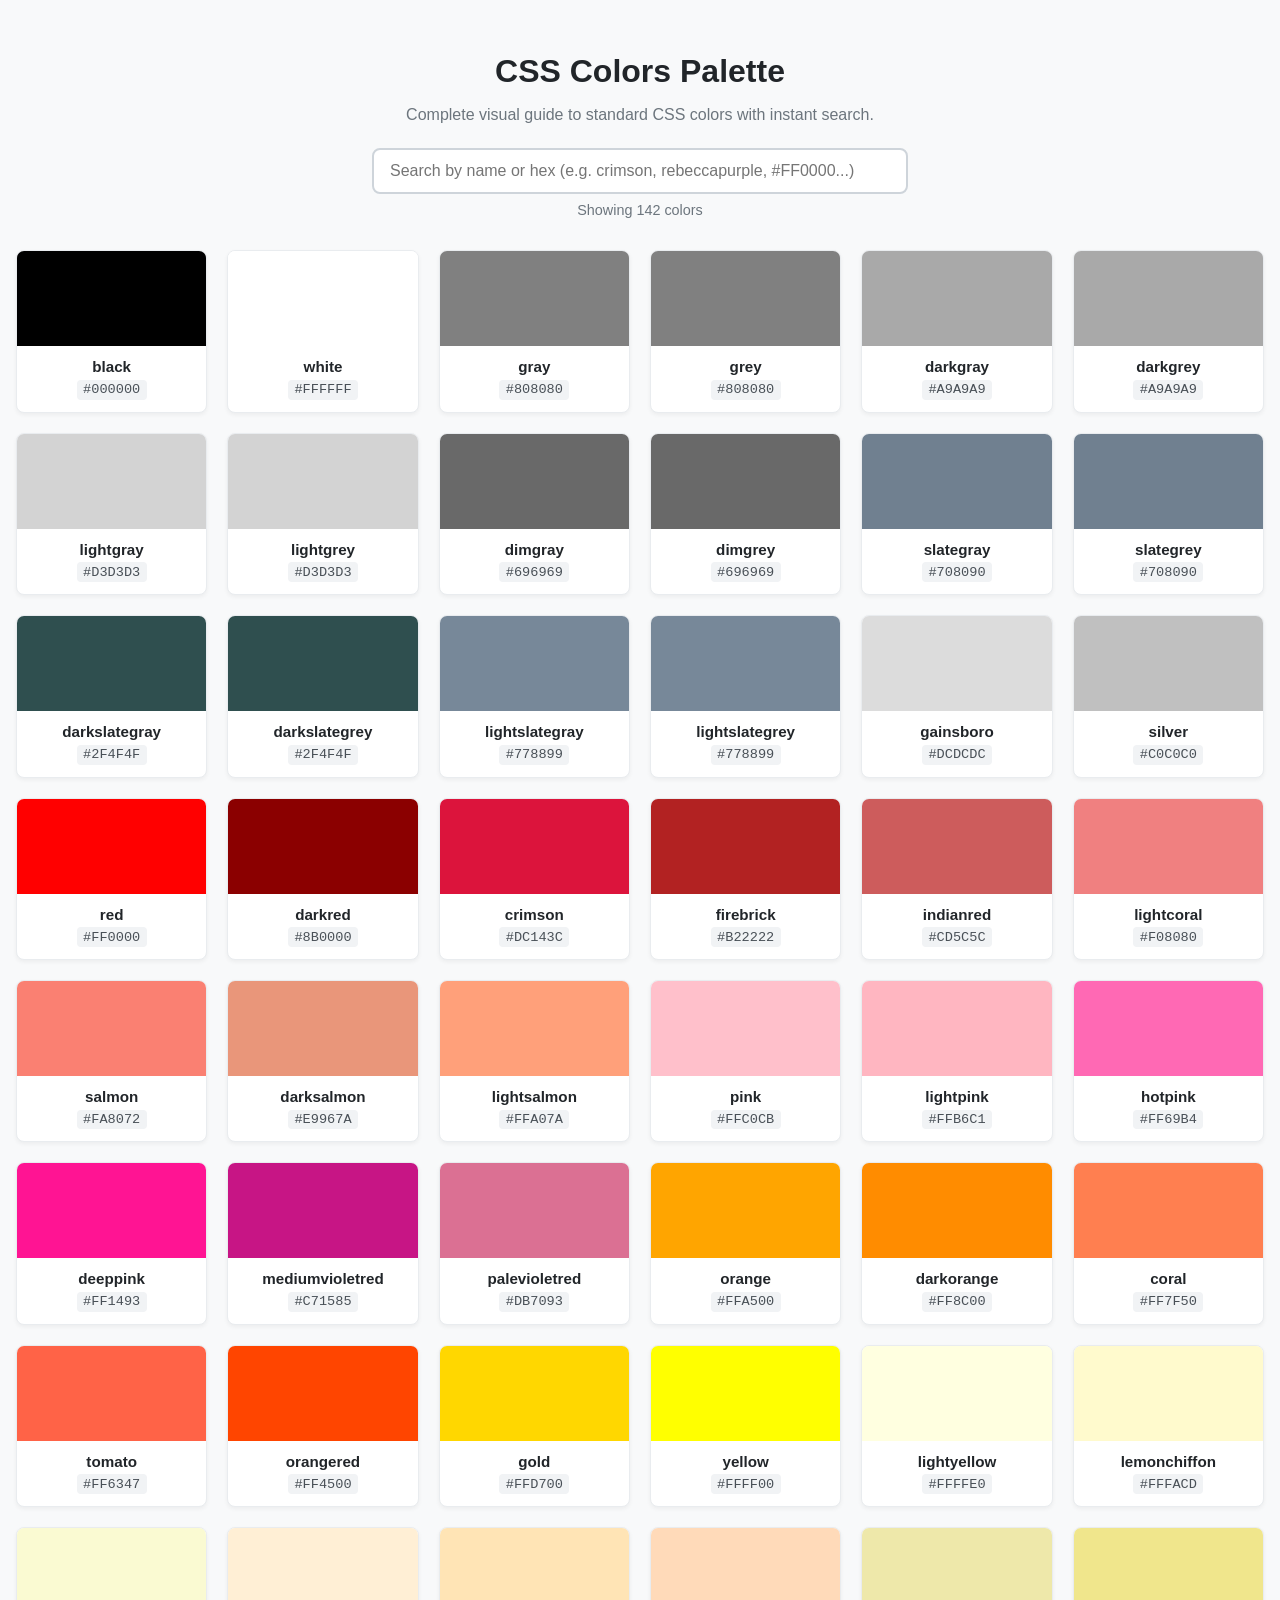
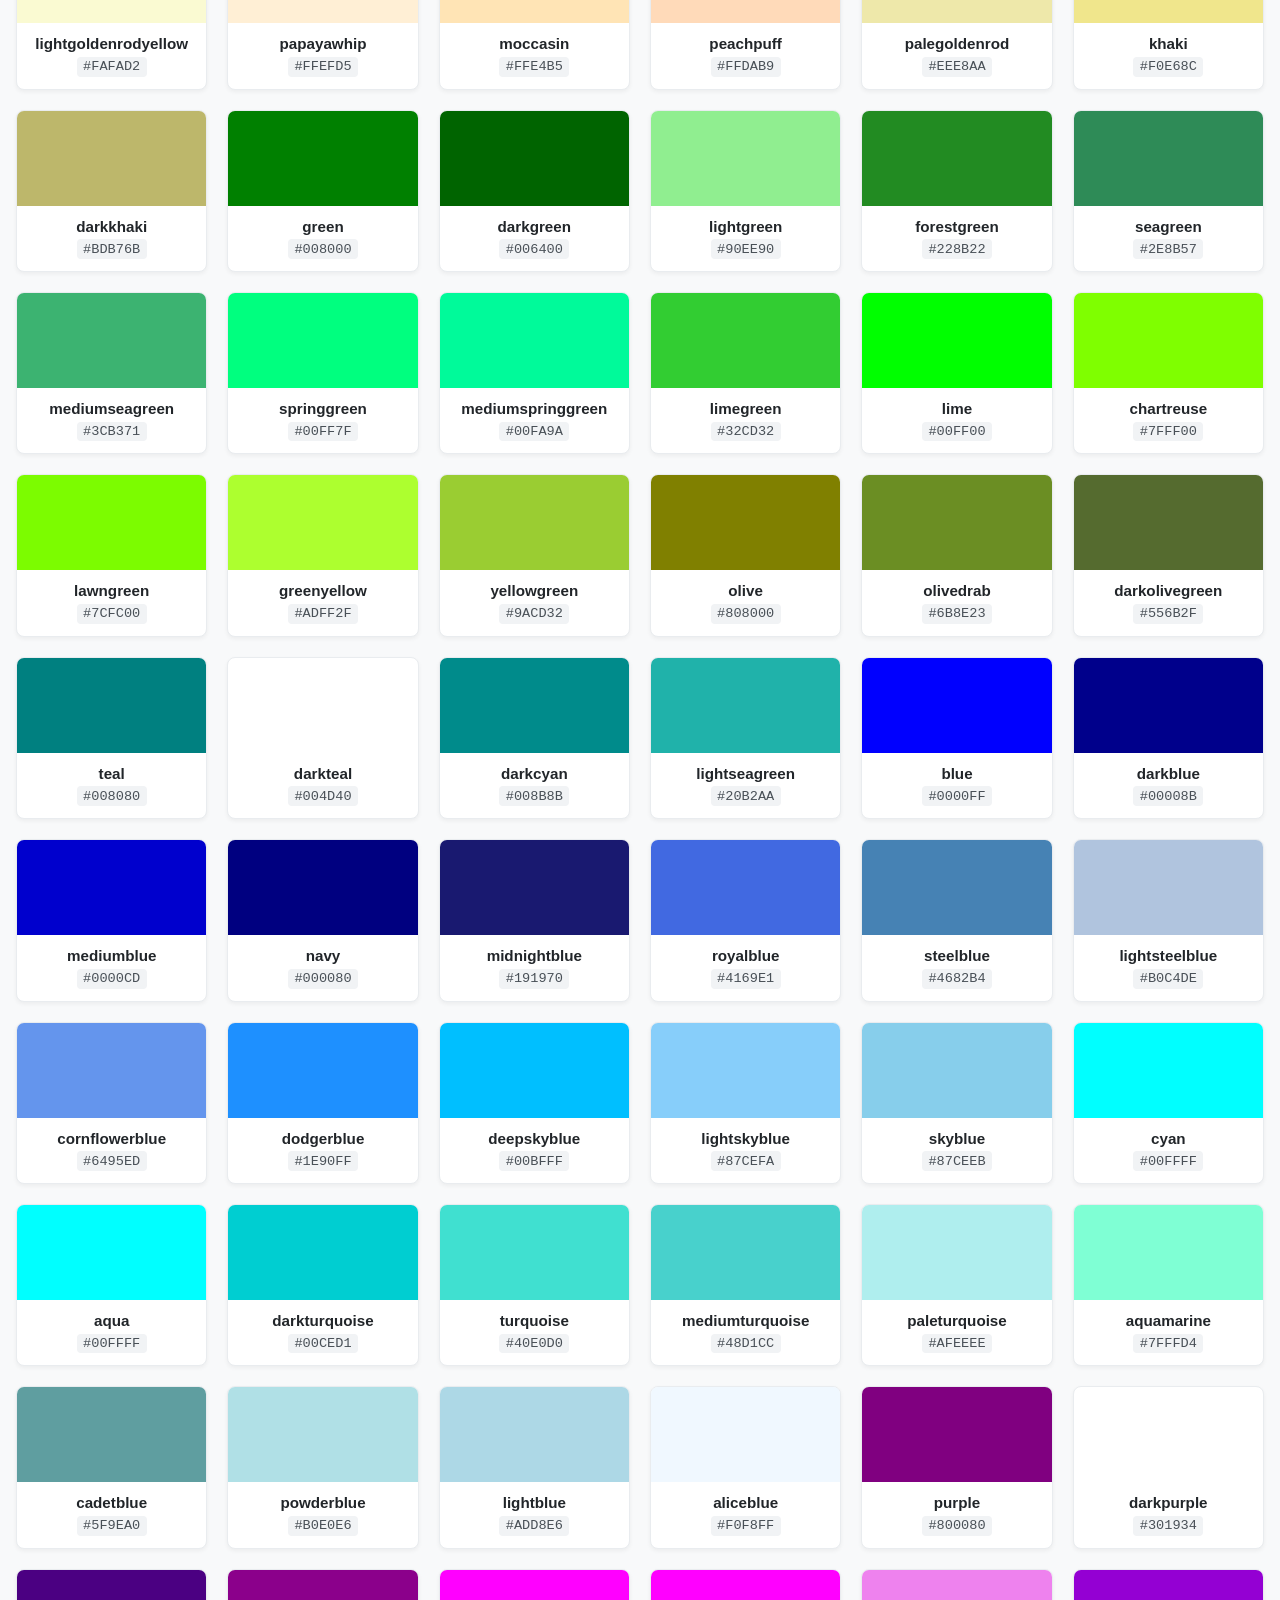
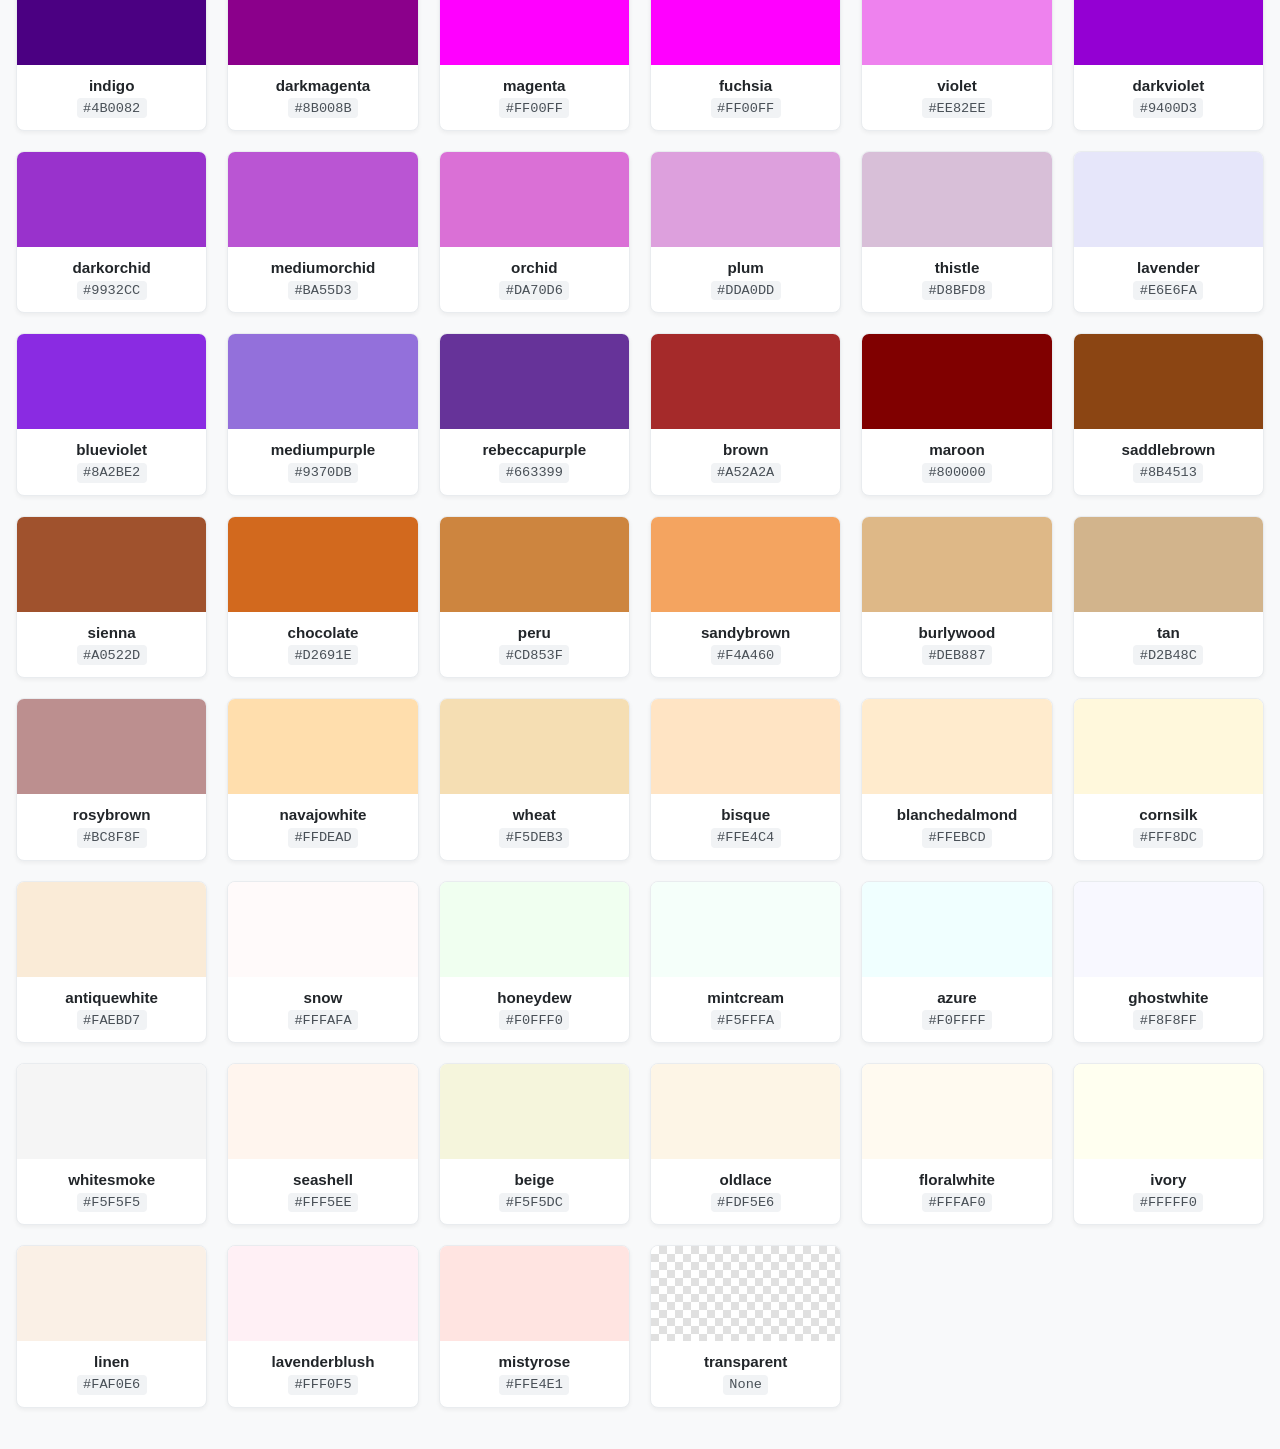
<file: colors.html>
<!DOCTYPE html>
<html lang="en">
<head>
  <meta charset="UTF-8">
  <meta name="viewport" content="width=device-width, initial-scale=1.0">
  <title>CSS Named Colors Palette</title>
  <style>
    body {
      font-family: -apple-system, BlinkMacSystemFont, "Segoe UI", Roboto, sans-serif;
      background-color: #f8f9fa;
      color: #212529;
      margin: 0;
      padding: 2rem 1rem;
    }

    header {
      text-align: center;
      max-width: 800px;
      margin: 0 auto 2rem auto;
    }

    h1 { margin-bottom: 0.5rem; }
    p { color: #6c757d; margin-bottom: 1.5rem; }

    .search-container {
      display: flex;
      gap: 0.5rem;
      justify-content: center;
      margin-bottom: 0.5rem;
    }

    #searchBar {
      width: 100%;
      max-width: 500px;
      padding: 0.75rem 1rem;
      font-size: 1rem;
      border: 2px solid #ced4da;
      border-radius: 8px;
      outline: none;
    }

    #searchBar:focus { border-color: #495057; }

    #colorCount {
      font-size: 0.9rem;
      color: #6c757d;
      margin-bottom: 1.5rem;
    }

    .color-grid {
      display: grid;
      grid-template-columns: repeat(auto-fill, minmax(180px, 1fr));
      gap: 1.25rem;
      max-width: 1400px;
      margin: 0 auto;
    }

    .color-card {
      background: #ffffff;
      border-radius: 8px;
      box-shadow: 0 2px 4px rgba(0, 0, 0, 0.05);
      overflow: hidden;
      border: 1px solid #e9ecef;
      display: flex;
      flex-direction: column;
    }

    .color-swatch { 
      height: 95px; 
      width: 100%; 
    }

    /* Checkerboard pattern for transparent swatch */
    .color-swatch.swatch-transparent {
      background-color: #fff;
      background-image: 
        linear-gradient(45deg, #e0e0e0 25%, transparent 25%), 
        linear-gradient(-45deg, #e0e0e0 25%, transparent 25%), 
        linear-gradient(45deg, transparent 75%, #e0e0e0 75%), 
        linear-gradient(-45deg, transparent 75%, #e0e0e0 75%);
      background-size: 16px 16px;
      background-position: 0 0, 0 8px, 8px -8px, -8px 0px;
    }

    .color-info { padding: 0.75rem; text-align: center; }
    .color-name { font-weight: bold; font-size: 0.95rem; margin-bottom: 0.25rem; }
    .color-hex {
      font-family: monospace;
      font-size: 0.85rem;
      color: #495057;
      background-color: #f1f3f5;
      padding: 0.15rem 0.4rem;
      border-radius: 4px;
      display: inline-block;
    }
  </style>
</head>
<body>

  <header>
    <h1>CSS Colors Palette</h1>
    <p>Complete visual guide to standard CSS colors with instant search.</p>
    <div class="search-container">
      <input type="text" id="searchBar" placeholder="Search by name or hex (e.g. crimson, rebeccapurple, #FF0000...)" oninput="filterColors()">
    </div>
    <div id="colorCount">Showing colors</div>
  </header>

  <div class="color-grid" id="colorGrid"></div>

  <script>
    const colors = [
      // Black, White & Grays
      { name: "black", hex: "#000000" },
      { name: "white", hex: "#FFFFFF" },
      { name: "gray", hex: "#808080" },
      { name: "grey", hex: "#808080" },
      { name: "darkgray", hex: "#A9A9A9" },
      { name: "darkgrey", hex: "#A9A9A9" },
      { name: "lightgray", hex: "#D3D3D3" },
      { name: "lightgrey", hex: "#D3D3D3" },
      { name: "dimgray", hex: "#696969" },
      { name: "dimgrey", hex: "#696969" },
      { name: "slategray", hex: "#708090" },
      { name: "slategrey", hex: "#708090" },
      { name: "darkslategray", hex: "#2F4F4F" },
      { name: "darkslategrey", hex: "#2F4F4F" },
      { name: "lightslategray", hex: "#778899" },
      { name: "lightslategrey", hex: "#778899" },
      { name: "gainsboro", hex: "#DCDCDC" },
      { name: "silver", hex: "#C0C0C0" },

      // Reds & Pinks
      { name: "red", hex: "#FF0000" },
      { name: "darkred", hex: "#8B0000" },
      { name: "crimson", hex: "#DC143C" },
      { name: "firebrick", hex: "#B22222" },
      { name: "indianred", hex: "#CD5C5C" },
      { name: "lightcoral", hex: "#F08080" },
      { name: "salmon", hex: "#FA8072" },
      { name: "darksalmon", hex: "#E9967A" },
      { name: "lightsalmon", hex: "#FFA07A" },
      { name: "pink", hex: "#FFC0CB" },
      { name: "lightpink", hex: "#FFB6C1" },
      { name: "hotpink", hex: "#FF69B4" },
      { name: "deeppink", hex: "#FF1493" },
      { name: "mediumvioletred", hex: "#C71585" },
      { name: "palevioletred", hex: "#DB7093" },

      // Oranges & Yellows
      { name: "orange", hex: "#FFA500" },
      { name: "darkorange", hex: "#FF8C00" },
      { name: "coral", hex: "#FF7F50" },
      { name: "tomato", hex: "#FF6347" },
      { name: "orangered", hex: "#FF4500" },
      { name: "gold", hex: "#FFD700" },
      { name: "yellow", hex: "#FFFF00" },
      { name: "lightyellow", hex: "#FFFFE0" },
      { name: "lemonchiffon", hex: "#FFFACD" },
      { name: "lightgoldenrodyellow", hex: "#FAFAD2" },
      { name: "papayawhip", hex: "#FFEFD5" },
      { name: "moccasin", hex: "#FFE4B5" },
      { name: "peachpuff", hex: "#FFDAB9" },
      { name: "palegoldenrod", hex: "#EEE8AA" },
      { name: "khaki", hex: "#F0E68C" },
      { name: "darkkhaki", hex: "#BDB76B" },

      // Greens & Teals
      { name: "green", hex: "#008000" },
      { name: "darkgreen", hex: "#006400" },
      { name: "lightgreen", hex: "#90EE90" },
      { name: "forestgreen", hex: "#228B22" },
      { name: "seagreen", hex: "#2E8B57" },
      { name: "mediumseagreen", hex: "#3CB371" },
      { name: "springgreen", hex: "#00FF7F" },
      { name: "mediumspringgreen", hex: "#00FA9A" },
      { name: "limegreen", hex: "#32CD32" },
      { name: "lime", hex: "#00FF00" },
      { name: "chartreuse", hex: "#7FFF00" },
      { name: "lawngreen", hex: "#7CFC00" },
      { name: "greenyellow", hex: "#ADFF2F" },
      { name: "yellowgreen", hex: "#9ACD32" },
      { name: "olive", hex: "#808000" },
      { name: "olivedrab", hex: "#6B8E23" },
      { name: "darkolivegreen", hex: "#556B2F" },
      { name: "teal", hex: "#008080" },
      { name: "darkteal", hex: "#004D40" },
      { name: "darkcyan", hex: "#008B8B" },
      { name: "lightseagreen", hex: "#20B2AA" },

      // Blues & Cyans
      { name: "blue", hex: "#0000FF" },
      { name: "darkblue", hex: "#00008B" },
      { name: "mediumblue", hex: "#0000CD" },
      { name: "navy", hex: "#000080" },
      { name: "midnightblue", hex: "#191970" },
      { name: "royalblue", hex: "#4169E1" },
      { name: "steelblue", hex: "#4682B4" },
      { name: "lightsteelblue", hex: "#B0C4DE" },
      { name: "cornflowerblue", hex: "#6495ED" },
      { name: "dodgerblue", hex: "#1E90FF" },
      { name: "deepskyblue", hex: "#00BFFF" },
      { name: "lightskyblue", hex: "#87CEFA" },
      { name: "skyblue", hex: "#87CEEB" },
      { name: "cyan", hex: "#00FFFF" },
      { name: "aqua", hex: "#00FFFF" },
      { name: "darkturquoise", hex: "#00CED1" },
      { name: "turquoise", hex: "#40E0D0" },
      { name: "mediumturquoise", hex: "#48D1CC" },
      { name: "paleturquoise", hex: "#AFEEEE" },
      { name: "aquamarine", hex: "#7FFFD4" },
      { name: "cadetblue", hex: "#5F9EA0" },
      { name: "powderblue", hex: "#B0E0E6" },
      { name: "lightblue", hex: "#ADD8E6" },
      { name: "aliceblue", hex: "#F0F8FF" },

      // Purples & Violets
      { name: "purple", hex: "#800080" },
      { name: "darkpurple", hex: "#301934" },
      { name: "indigo", hex: "#4B0082" },
      { name: "darkmagenta", hex: "#8B008B" },
      { name: "magenta", hex: "#FF00FF" },
      { name: "fuchsia", hex: "#FF00FF" },
      { name: "violet", hex: "#EE82EE" },
      { name: "darkviolet", hex: "#9400D3" },
      { name: "darkorchid", hex: "#9932CC" },
      { name: "mediumorchid", hex: "#BA55D3" },
      { name: "orchid", hex: "#DA70D6" },
      { name: "plum", hex: "#DDA0DD" },
      { name: "thistle", hex: "#D8BFD8" },
      { name: "lavender", hex: "#E6E6FA" },
      { name: "blueviolet", hex: "#8A2BE2" },
      { name: "mediumpurple", hex: "#9370DB" },
      { name: "rebeccapurple", hex: "#663399" },

      // Browns & Earth Tones
      { name: "brown", hex: "#A52A2A" },
      { name: "maroon", hex: "#800000" },
      { name: "saddlebrown", hex: "#8B4513" },
      { name: "sienna", hex: "#A0522D" },
      { name: "chocolate", hex: "#D2691E" },
      { name: "peru", hex: "#CD853F" },
      { name: "sandybrown", hex: "#F4A460" },
      { name: "burlywood", hex: "#DEB887" },
      { name: "tan", hex: "#D2B48C" },
      { name: "rosybrown", hex: "#BC8F8F" },
      { name: "navajowhite", hex: "#FFDEAD" },
      { name: "wheat", hex: "#F5DEB3" },
      { name: "bisque", hex: "#FFE4C4" },
      { name: "blanchedalmond", hex: "#FFEBCD" },
      { name: "cornsilk", hex: "#FFF8DC" },
      { name: "antiquewhite", hex: "#FAEBD7" },

      // Whites & Off-Whites
      { name: "snow", hex: "#FFFAFA" },
      { name: "honeydew", hex: "#F0FFF0" },
      { name: "mintcream", hex: "#F5FFFA" },
      { name: "azure", hex: "#F0FFFF" },
      { name: "ghostwhite", hex: "#F8F8FF" },
      { name: "whitesmoke", hex: "#F5F5F5" },
      { name: "seashell", hex: "#FFF5EE" },
      { name: "beige", hex: "#F5F5DC" },
      { name: "oldlace", hex: "#FDF5E6" },
      { name: "floralwhite", hex: "#FFFAF0" },
      { name: "ivory", hex: "#FFFFF0" },
      { name: "linen", hex: "#FAF0E6" },
      { name: "lavenderblush", hex: "#FFF0F5" },
      { name: "mistyrose", hex: "#FFE4E1" },

      // Special Keyword
      { name: "transparent", hex: "None" }
    ];

    const grid = document.getElementById('colorGrid');
    const countDisplay = document.getElementById('colorCount');

    function displayColors(items) {
      grid.innerHTML = '';
      items.forEach(color => {
        const card = document.createElement('div');
        card.className = 'color-card';
        
        const isTransparent = color.name === 'transparent';
        const swatchStyle = isTransparent ? '' : `style="background-color: ${color.name};"`;
        const swatchClass = isTransparent ? 'color-swatch swatch-transparent' : 'color-swatch';

        card.innerHTML = `
          <div class="${swatchClass}" ${swatchStyle}></div>
          <div class="color-info">
            <div class="color-name">${color.name}</div>
            <div class="color-hex">${color.hex}</div>
          </div>
        `;
        grid.appendChild(card);
      });
    }

    function filterColors() {
      const query = document.getElementById('searchBar').value.toLowerCase().trim();
      const filtered = colors.filter(c => 
        c.name.toLowerCase().includes(query) || 
        c.hex.toLowerCase().includes(query)
      );
      
      countDisplay.innerText = `Showing ${filtered.length} of ${colors.length} colors`;
      displayColors(filtered);
    }

    // Initial render
    countDisplay.innerText = `Showing ${colors.length} colors`;
    displayColors(colors);
  </script>

</body>
</html>
</file>
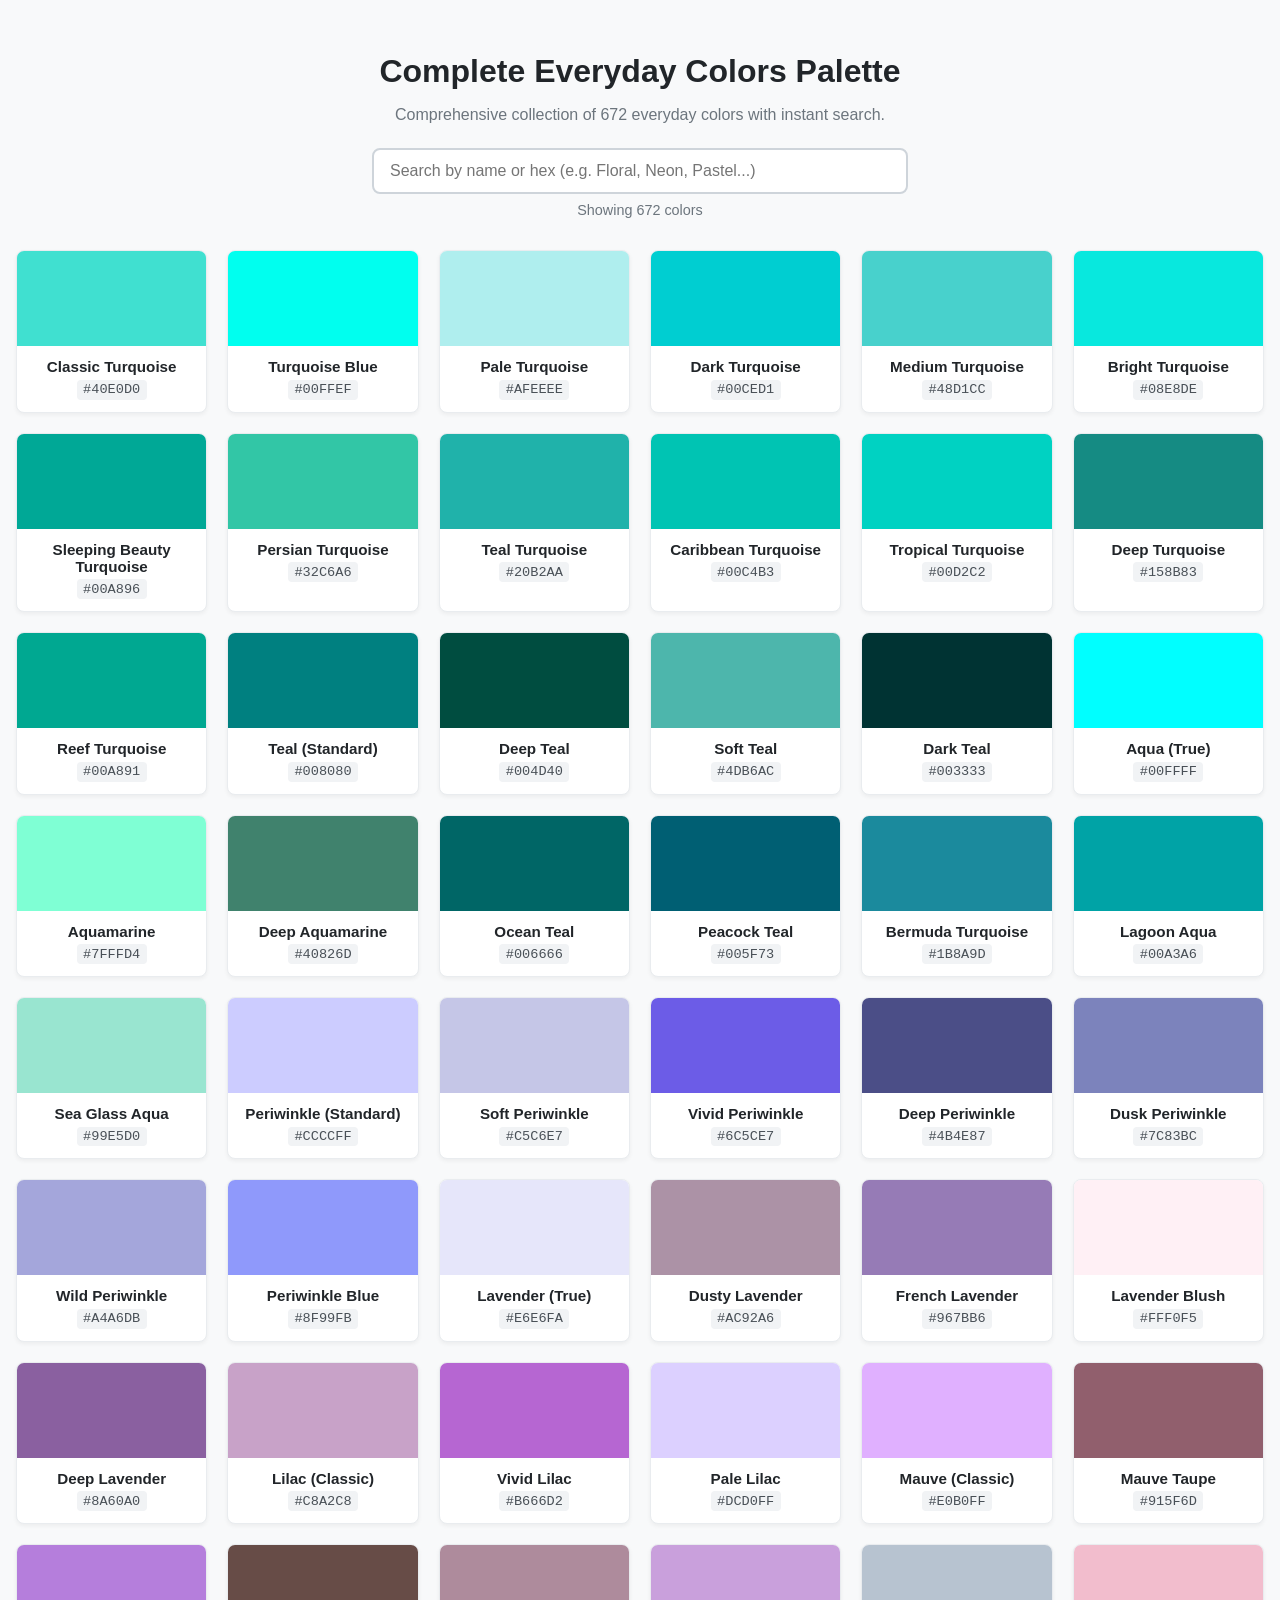
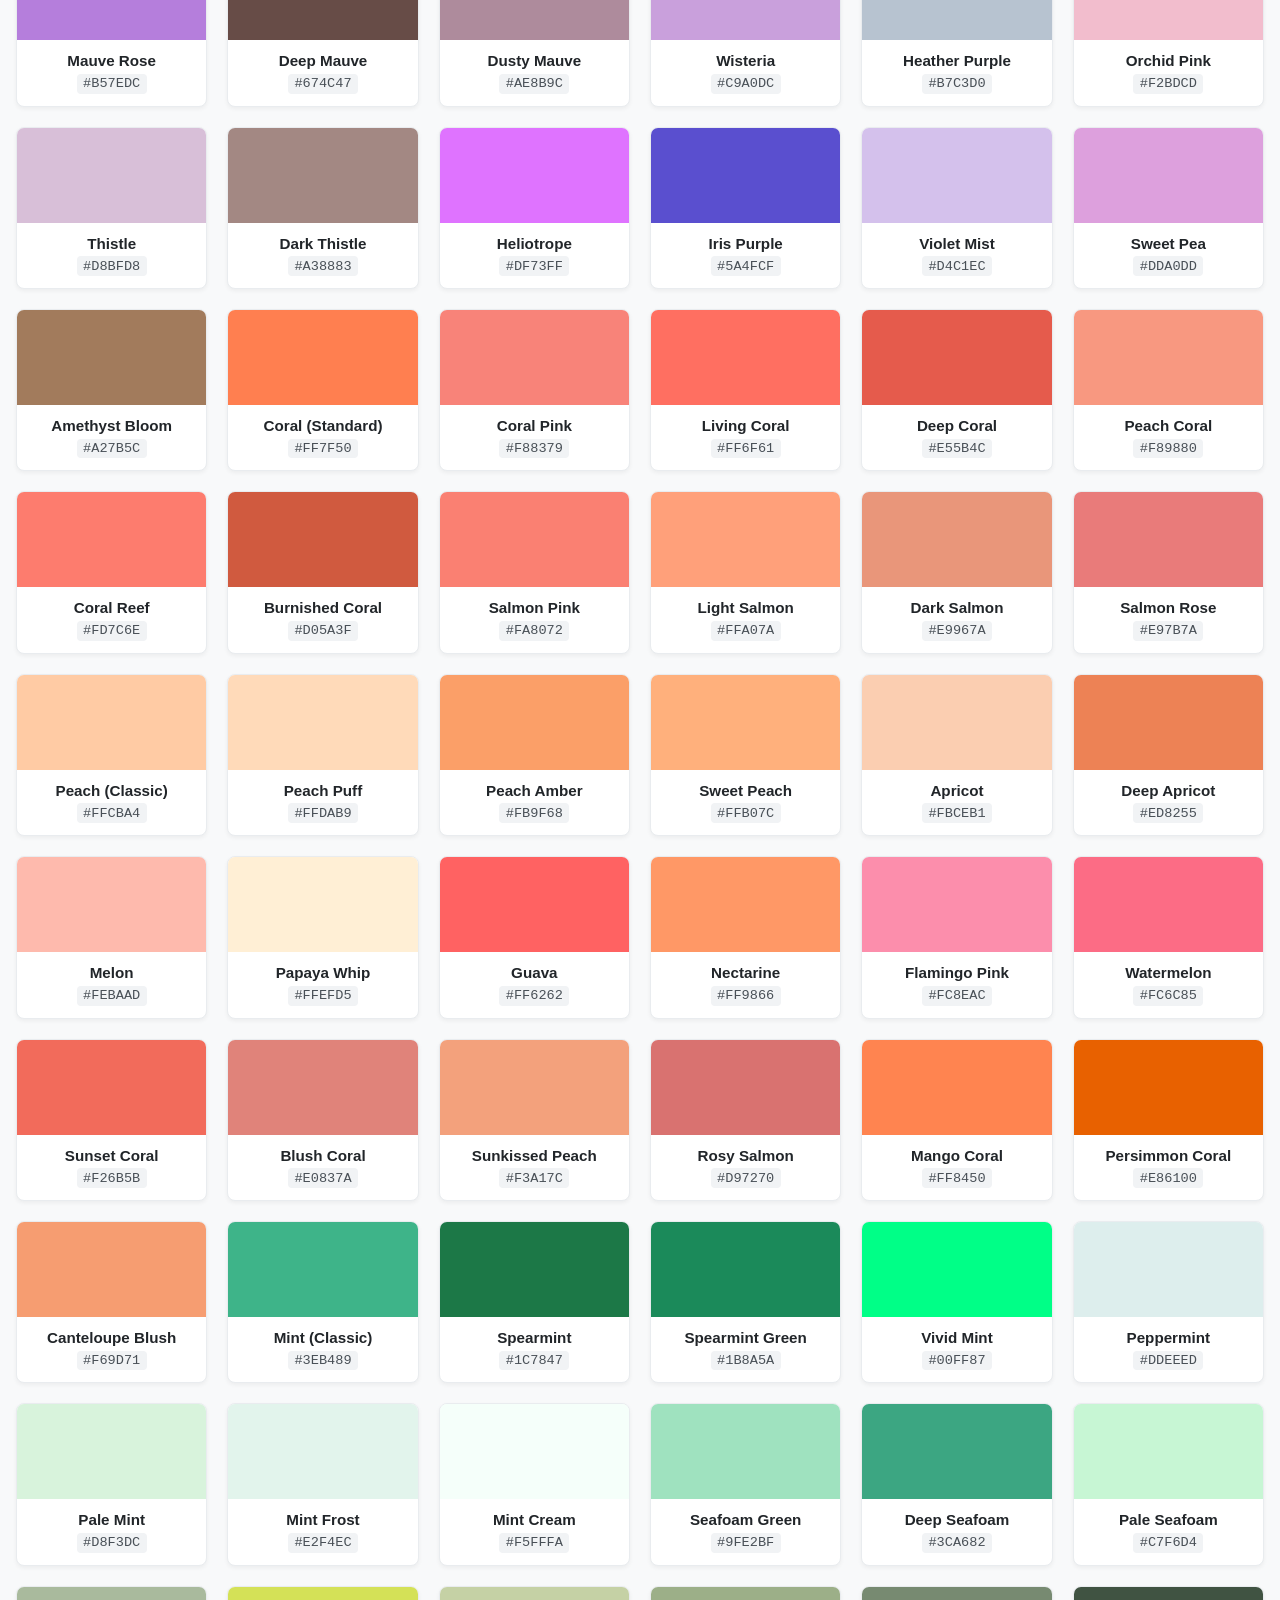
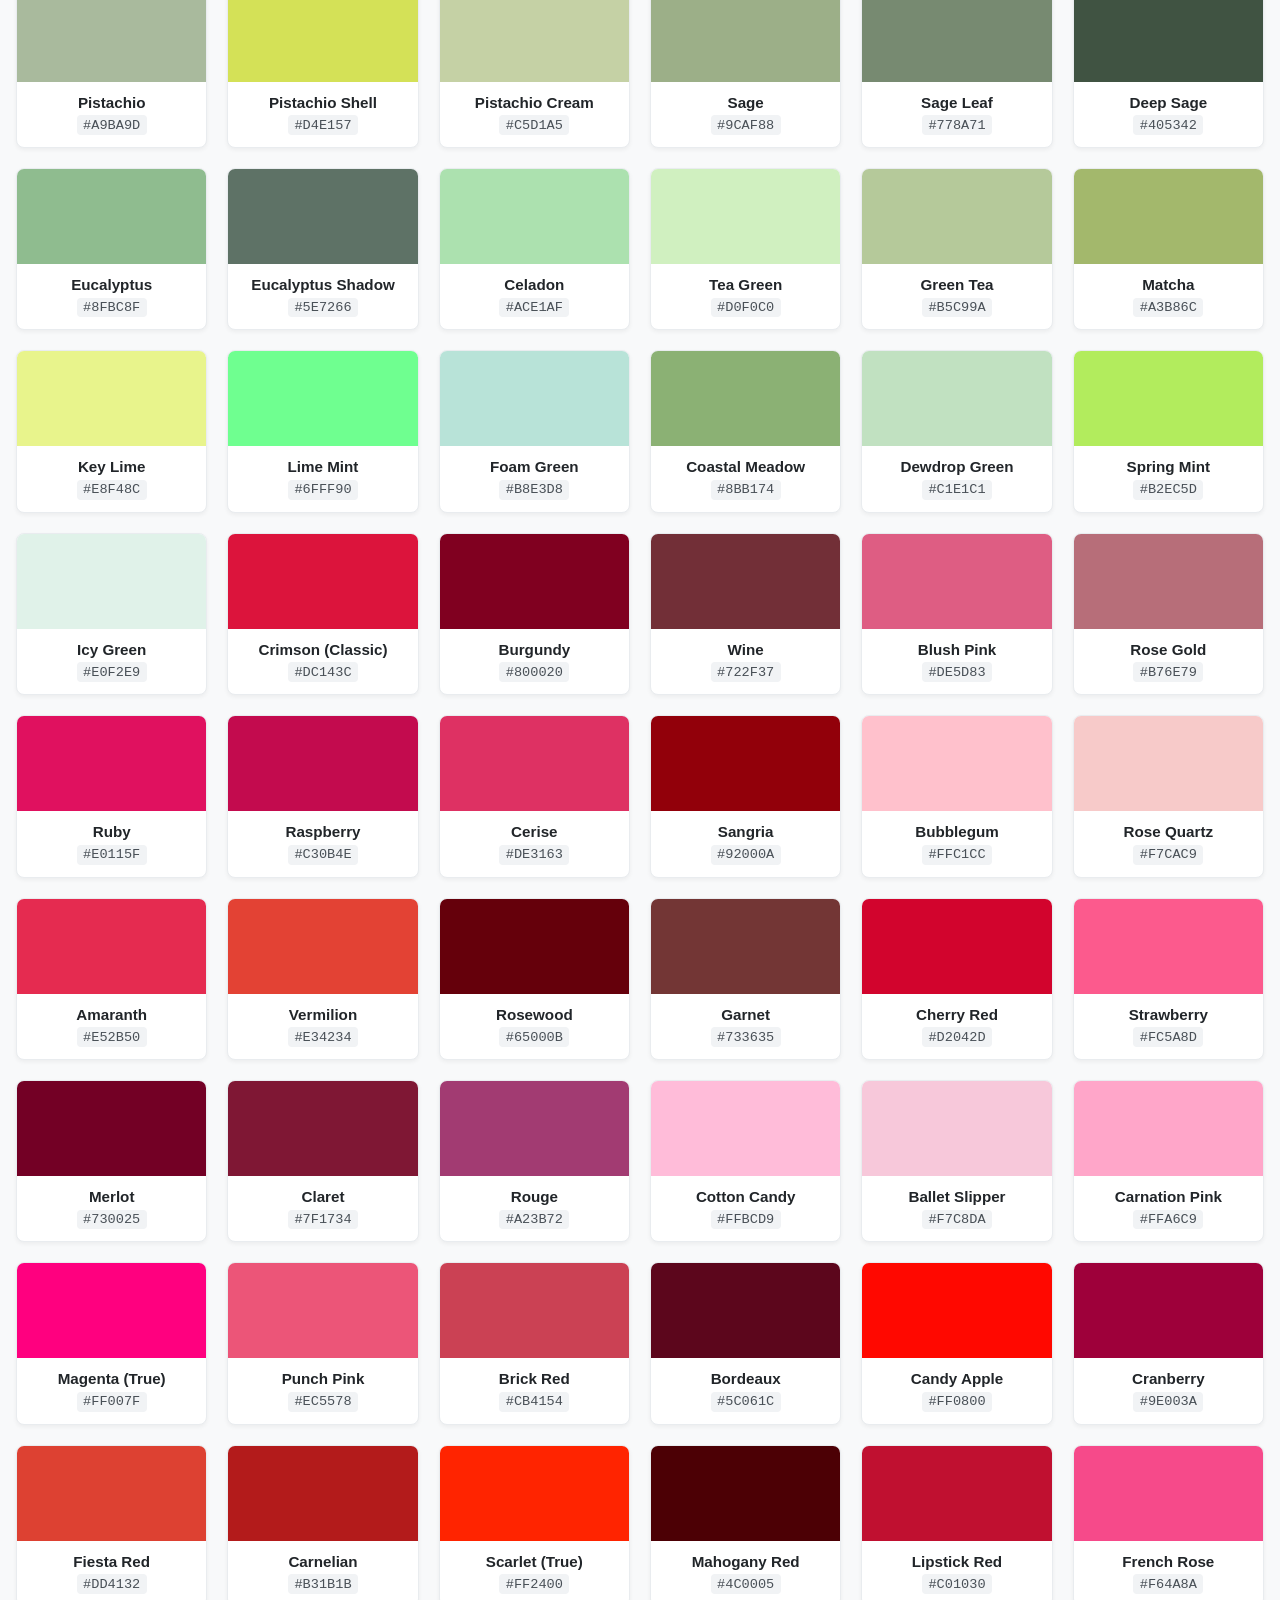
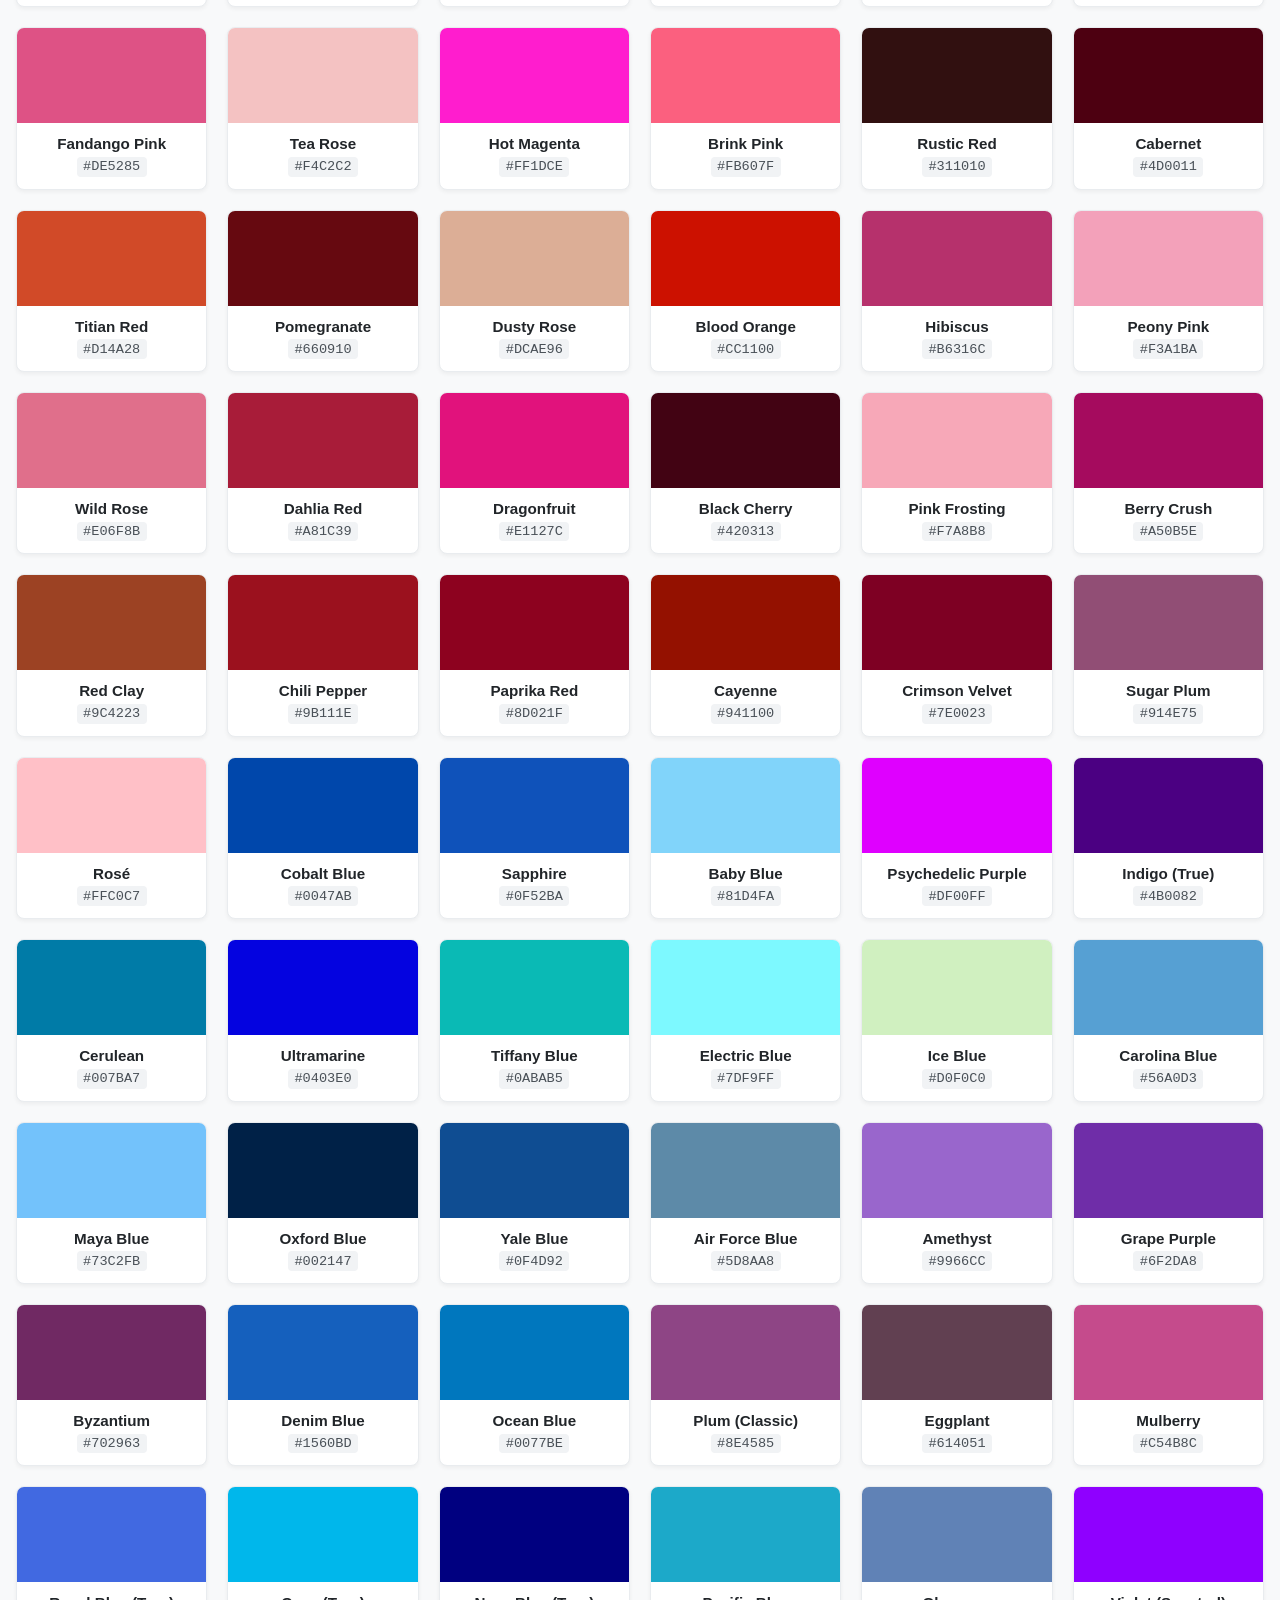
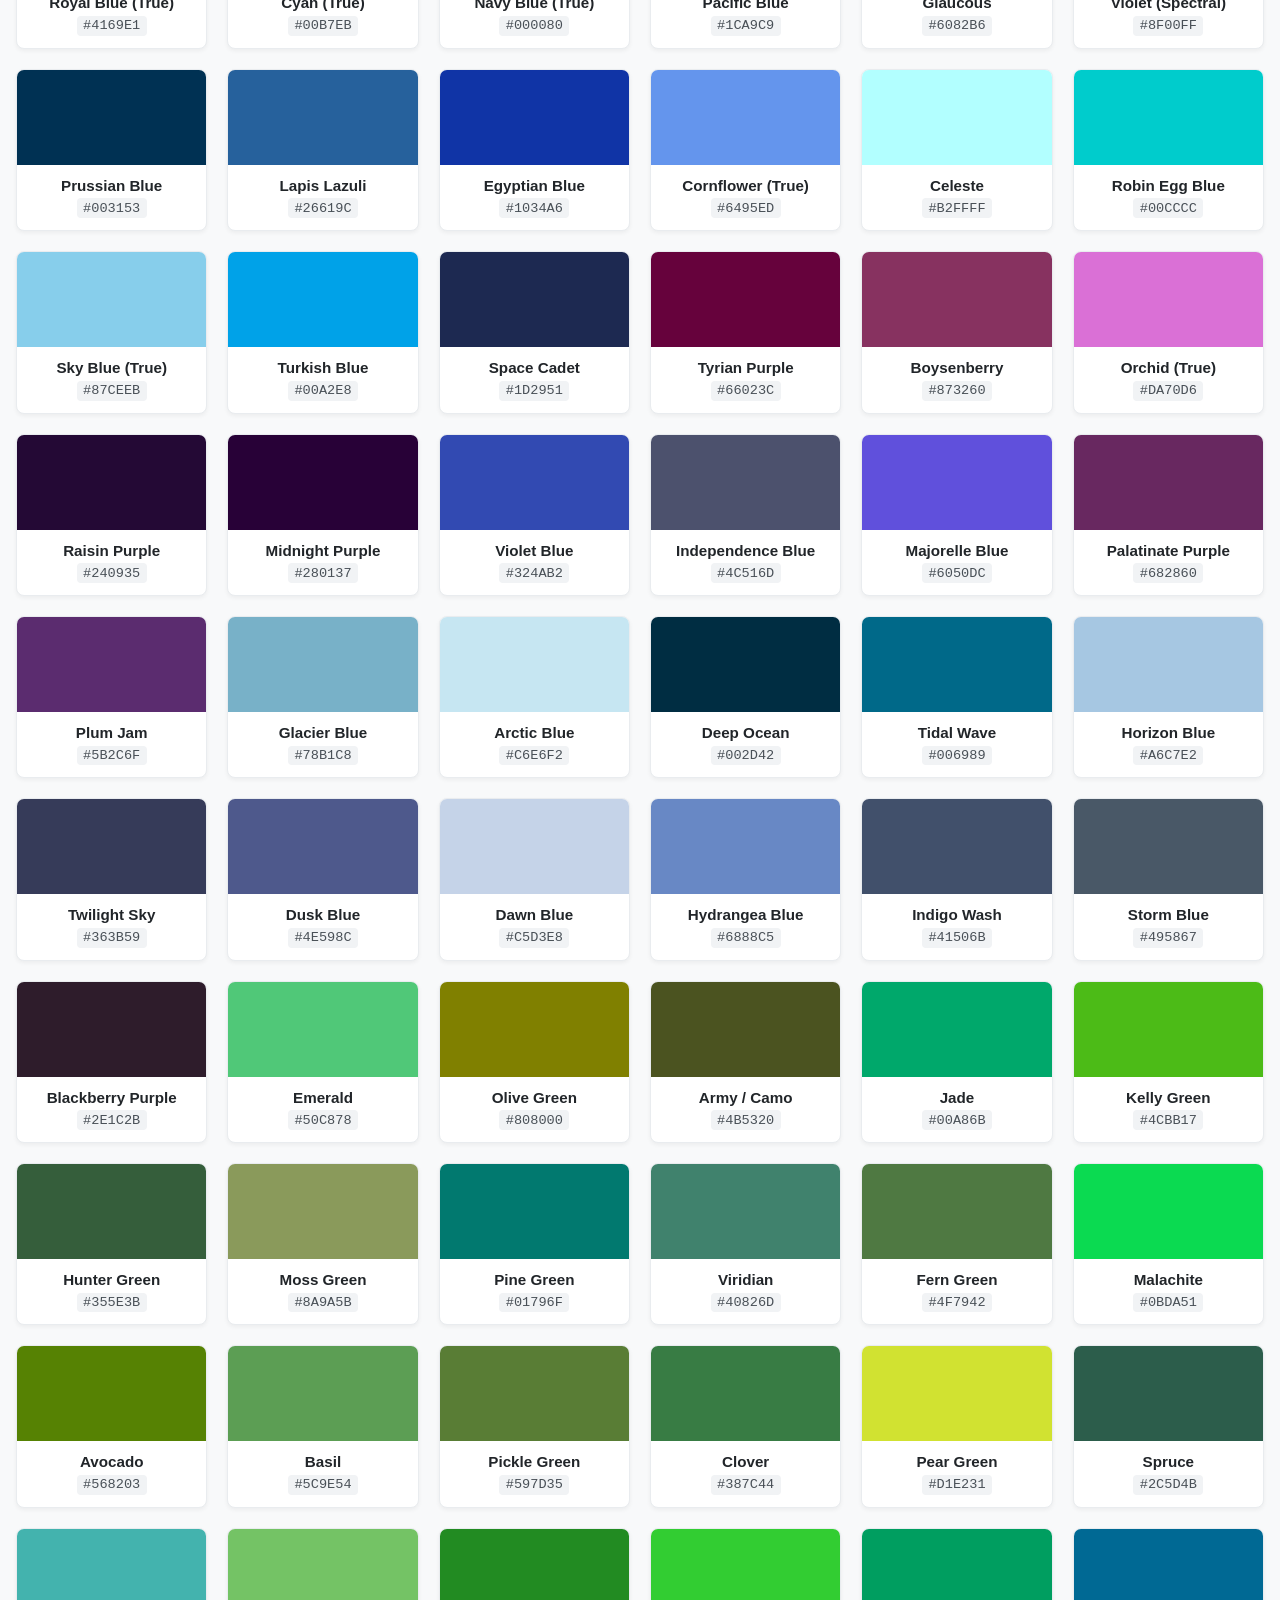
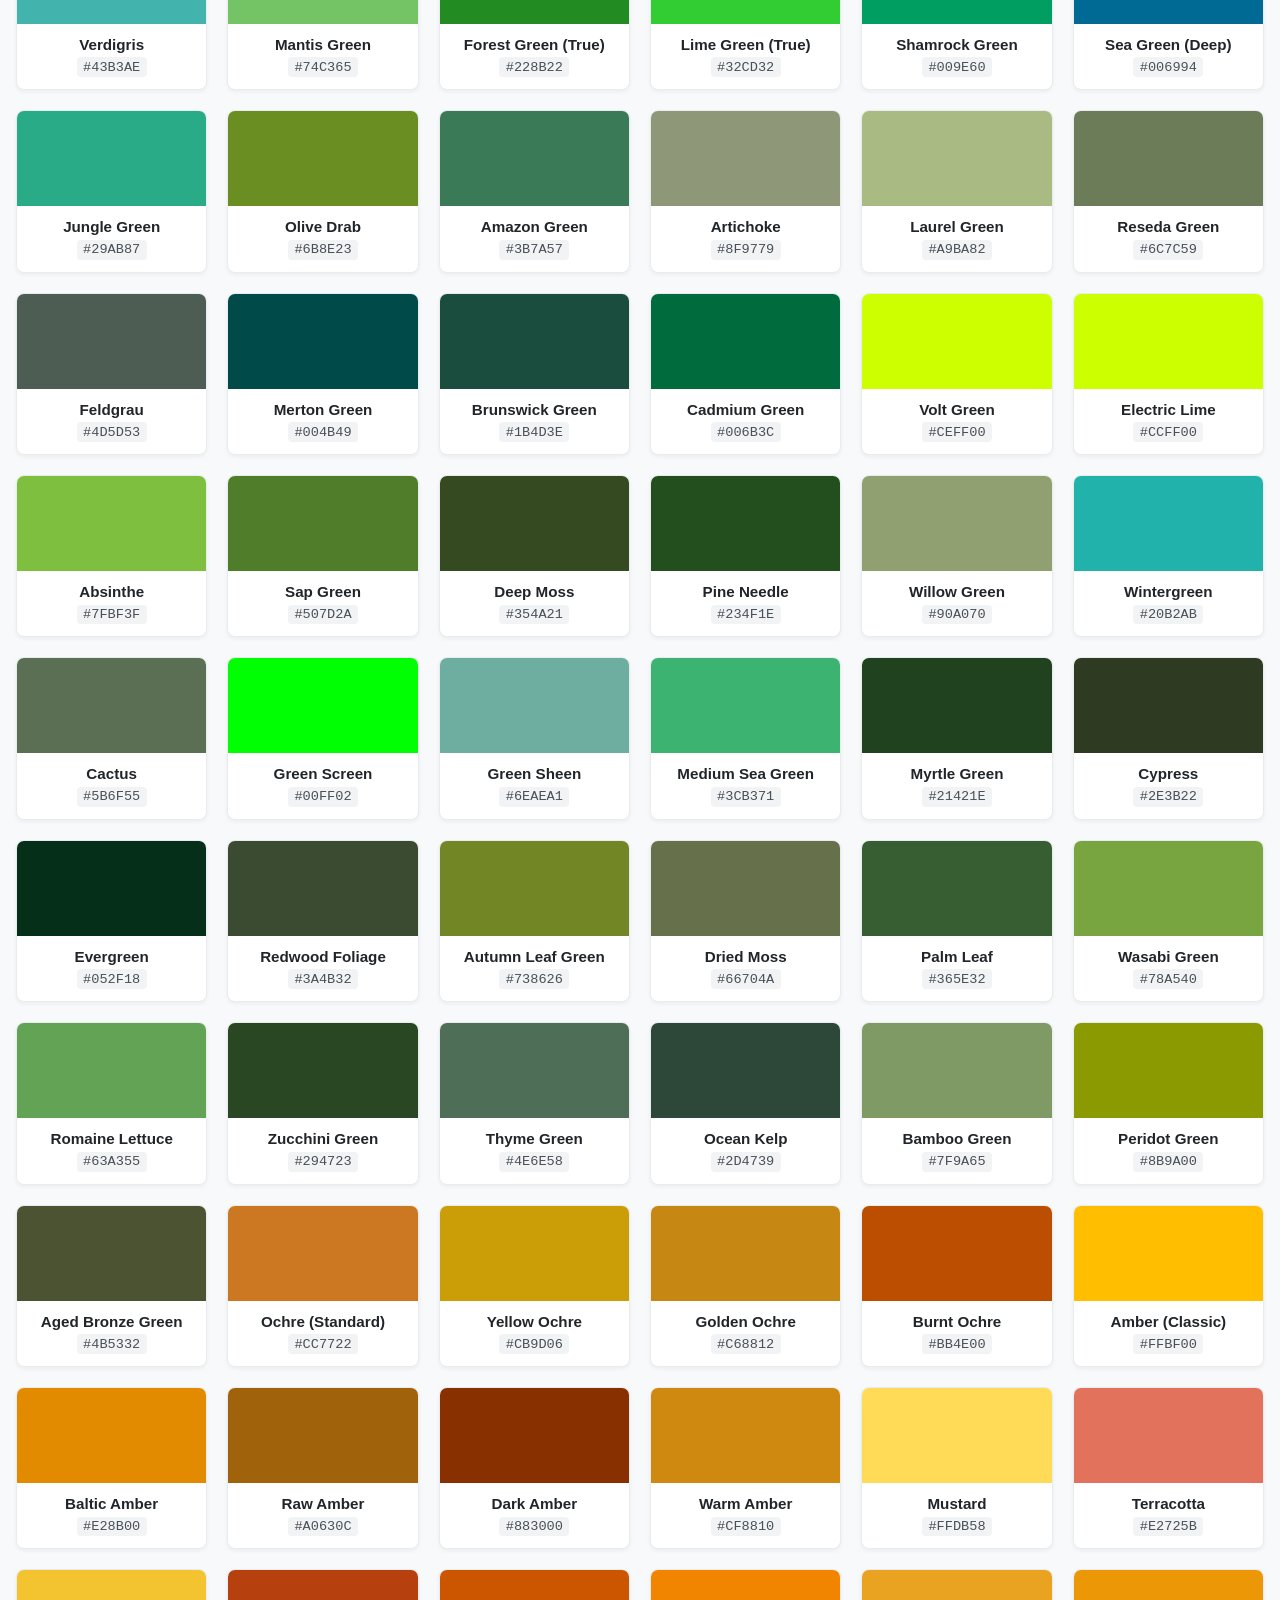
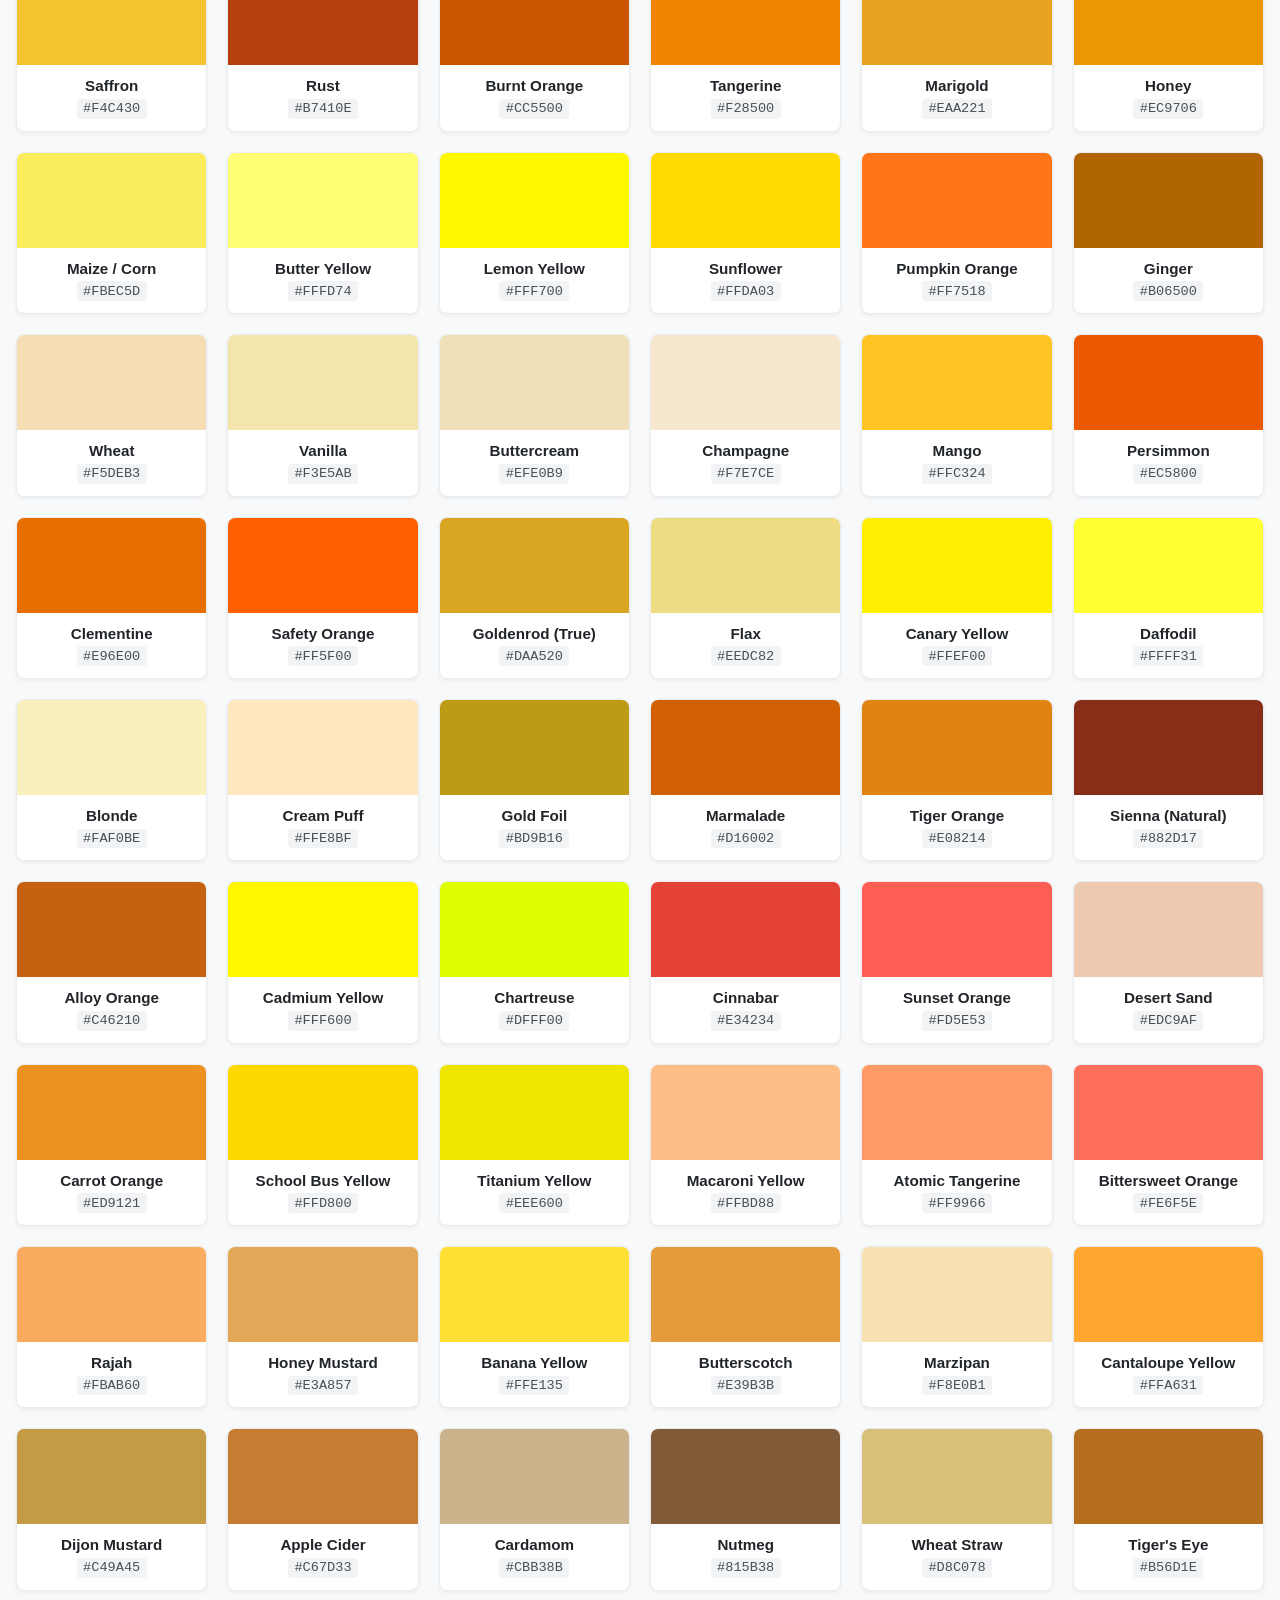
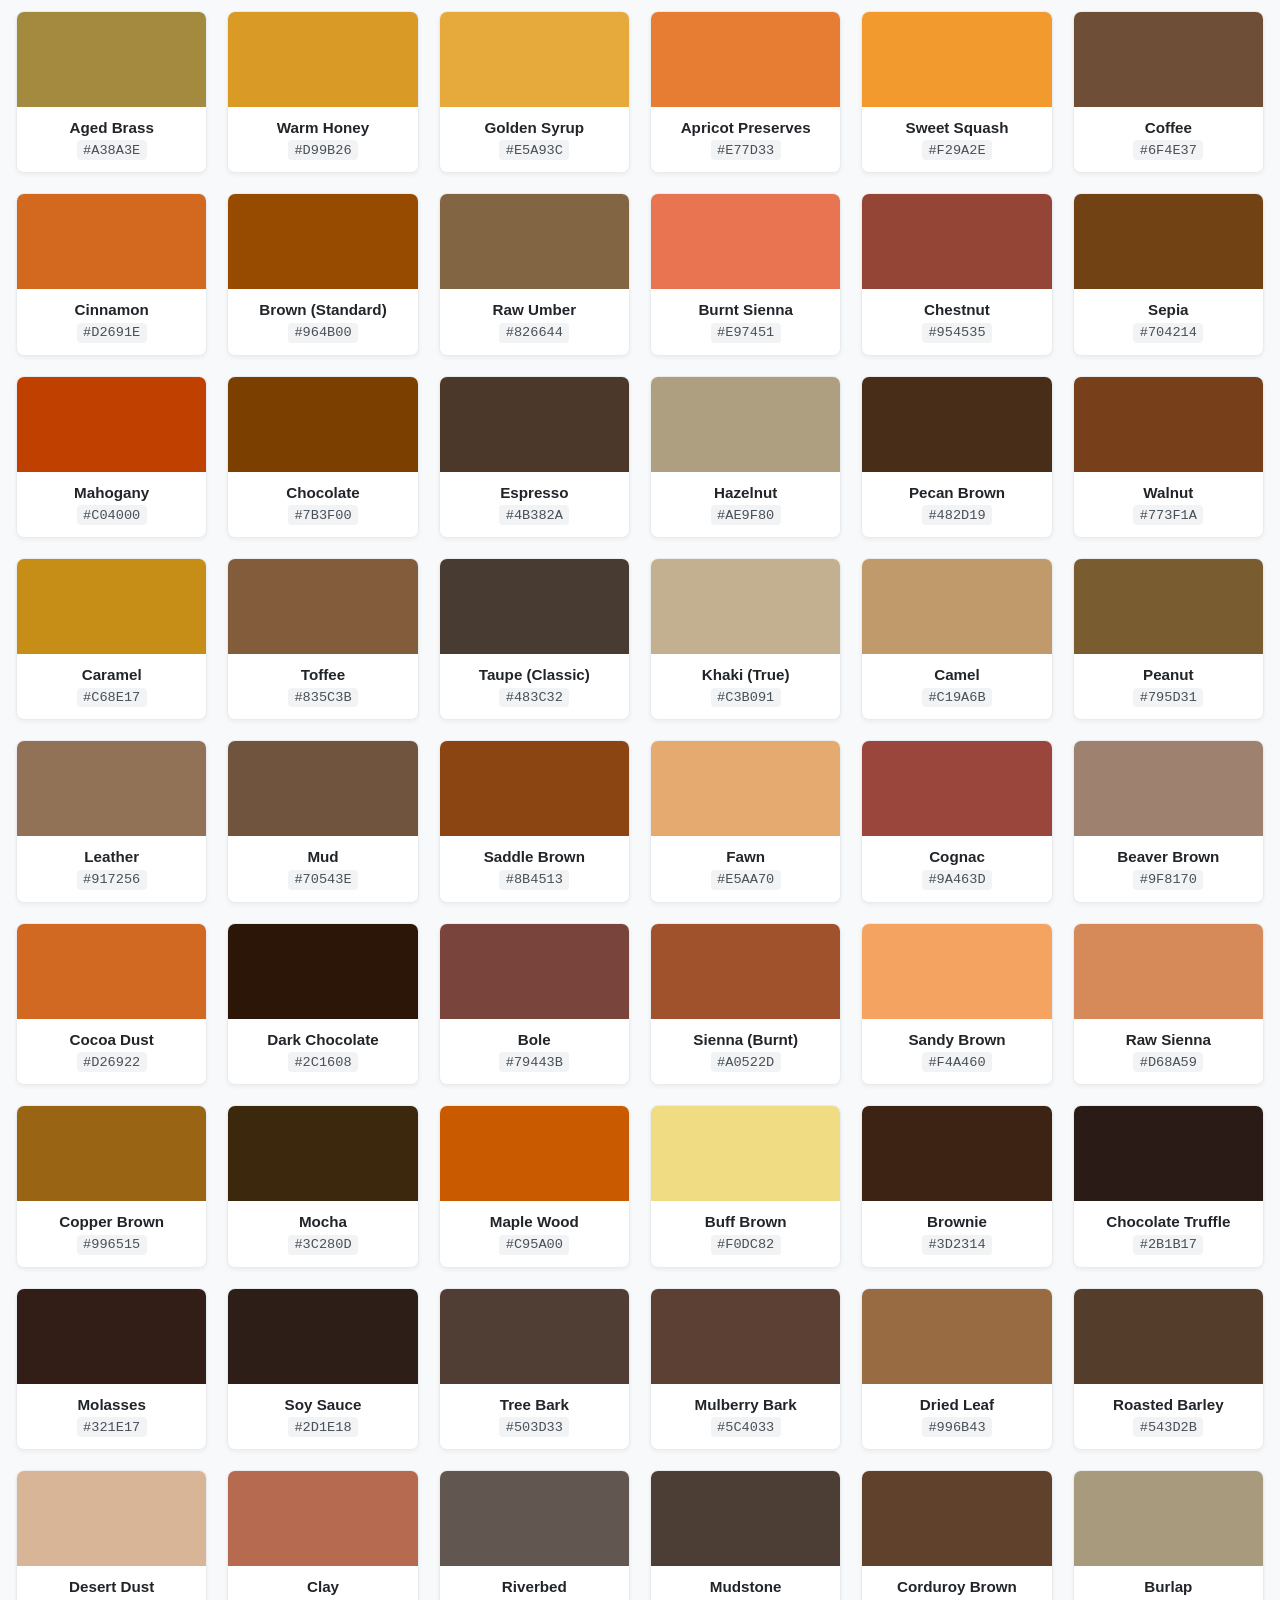
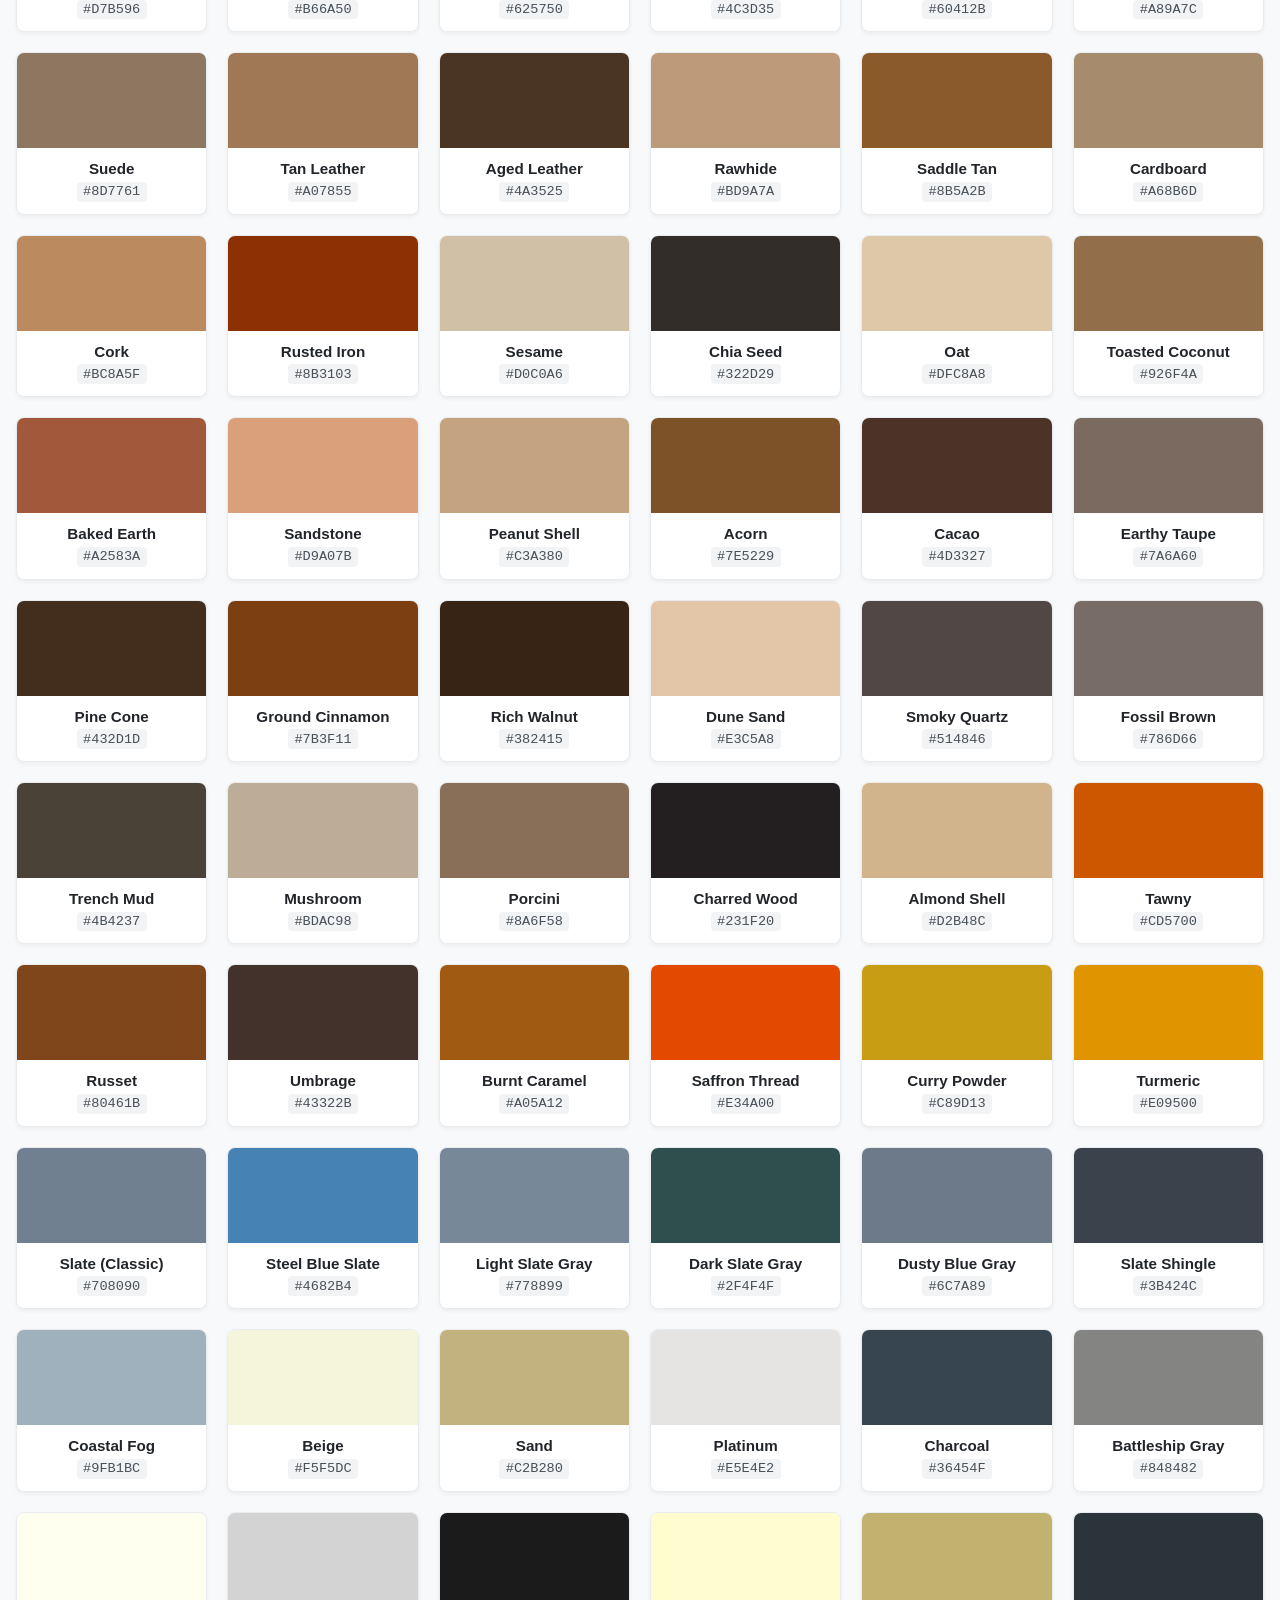
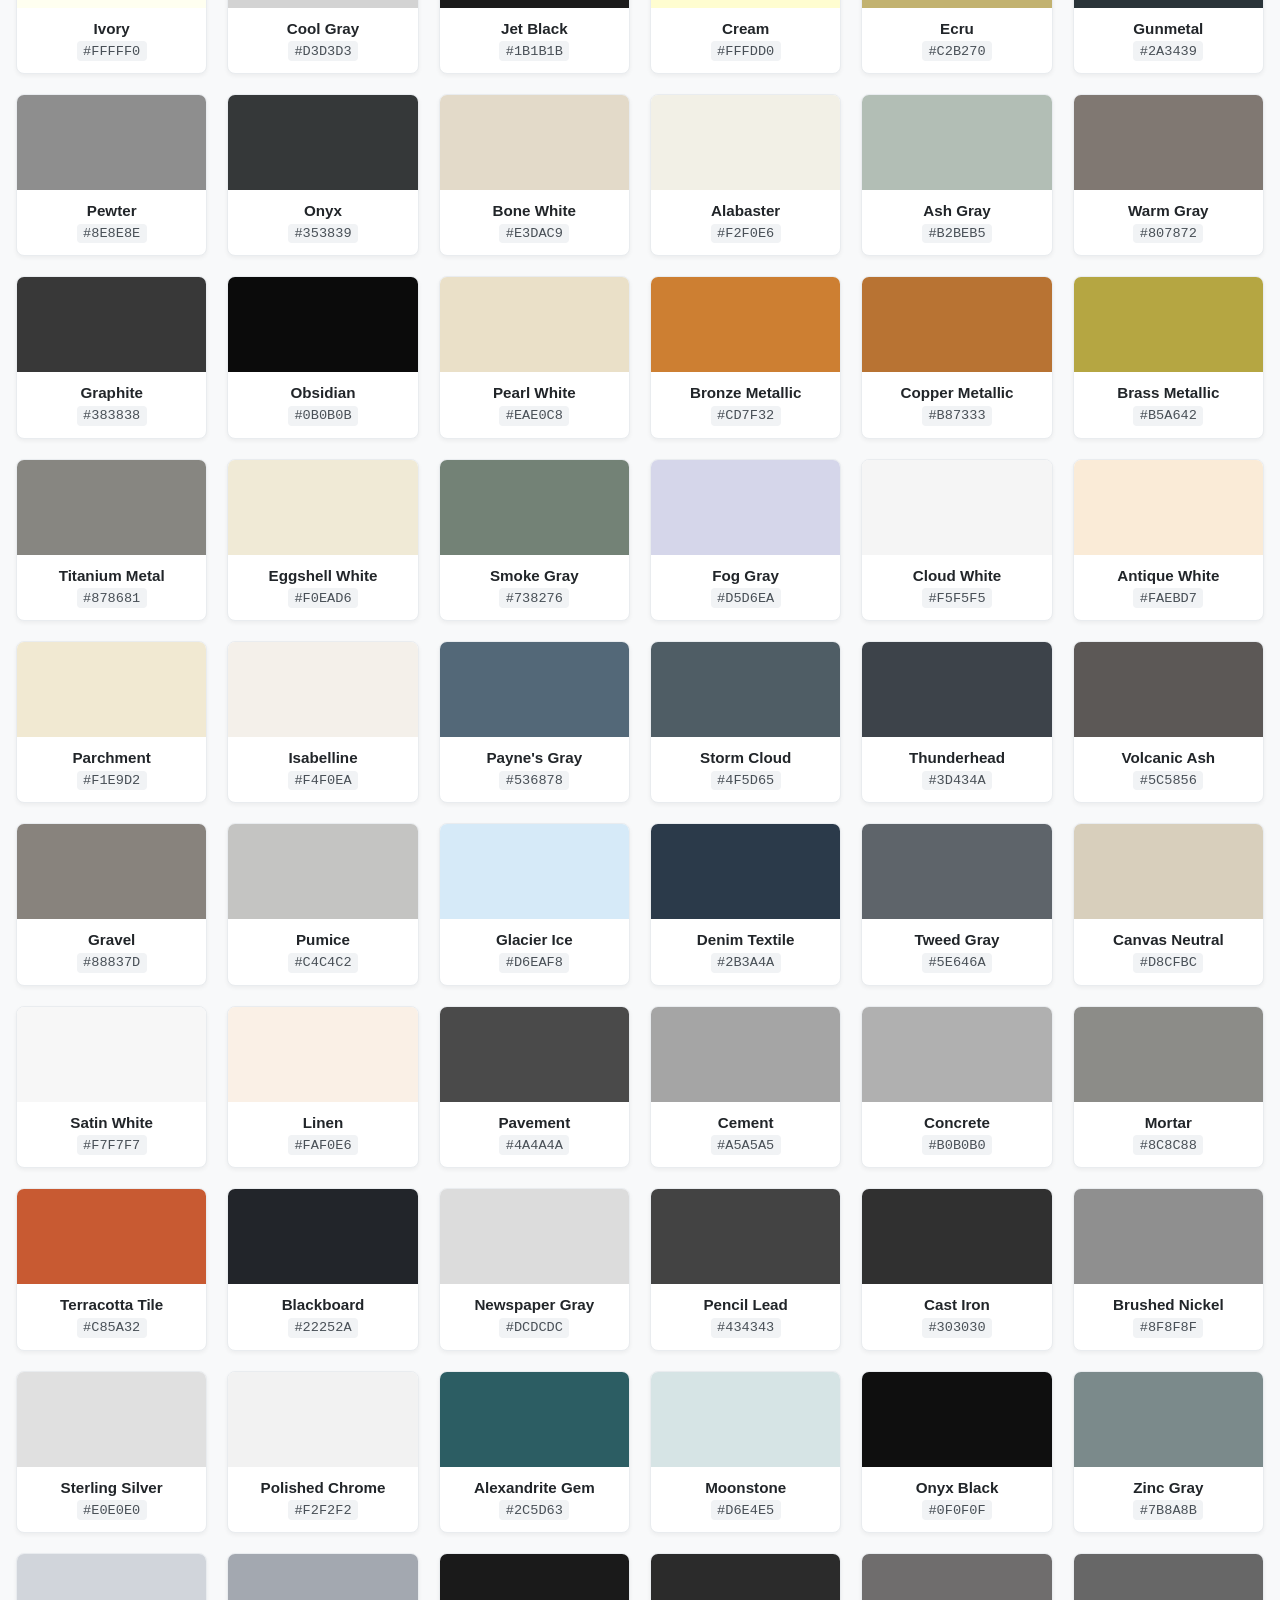
<file: offcolors.html>
<!DOCTYPE html>
<html lang="en">
<head>
  <meta charset="UTF-8">
  <meta name="viewport" content="width=device-width, initial-scale=1.0">
  <title>Complete Everyday Colors Palette (672 Colors)</title>
  <style>
    body {
      font-family: -apple-system, BlinkMacSystemFont, "Segoe UI", Roboto, sans-serif;
      background-color: #f8f9fa;
      color: #212529;
      margin: 0;
      padding: 2rem 1rem;
    }

    header {
      text-align: center;
      max-width: 800px;
      margin: 0 auto 2rem auto;
    }

    h1 { margin-bottom: 0.5rem; }
    p { color: #6c757d; margin-bottom: 1.5rem; }

    .search-container {
      display: flex;
      gap: 0.5rem;
      justify-content: center;
      margin-bottom: 0.5rem;
    }

    #searchBar {
      width: 100%;
      max-width: 500px;
      padding: 0.75rem 1rem;
      font-size: 1rem;
      border: 2px solid #ced4da;
      border-radius: 8px;
      outline: none;
    }

    #searchBar:focus { border-color: #495057; }

    #colorCount {
      font-size: 0.9rem;
      color: #6c757d;
      margin-bottom: 1.5rem;
    }

    .color-grid {
      display: grid;
      grid-template-columns: repeat(auto-fill, minmax(180px, 1fr));
      gap: 1.25rem;
      max-width: 1400px;
      margin: 0 auto;
    }

    .color-card {
      background: #ffffff;
      border-radius: 8px;
      box-shadow: 0 2px 4px rgba(0, 0, 0, 0.05);
      overflow: hidden;
      border: 1px solid #e9ecef;
      display: flex;
      flex-direction: column;
    }

    .color-swatch { height: 95px; width: 100%; }
    .color-info { padding: 0.75rem; text-align: center; }
    .color-name { font-weight: bold; font-size: 0.95rem; margin-bottom: 0.25rem; }
    .color-hex {
      font-family: monospace;
      font-size: 0.85rem;
      color: #495057;
      background-color: #f1f3f5;
      padding: 0.15rem 0.4rem;
      border-radius: 4px;
      display: inline-block;
    }
  </style>
</head>
<body>

  <header>
    <h1>Complete Everyday Colors Palette</h1>
    <p>Comprehensive collection of 672 everyday colors with instant search.</p>
    <div class="search-container">
      <input type="text" id="searchBar" placeholder="Search by name or hex (e.g. Floral, Neon, Pastel...)" oninput="filterColors()">
    </div>
    <div id="colorCount">Showing colors</div>
  </header>

  <div class="color-grid" id="colorGrid"></div>

  <script>
    const colors = [
      // TURQUOISE, TEAL & AQUA (1-25)
      { name: "Classic Turquoise", hex: "#40E0D0" },
      { name: "Turquoise Blue", hex: "#00FFEF" },
      { name: "Pale Turquoise", hex: "#AFEEEE" },
      { name: "Dark Turquoise", hex: "#00CED1" },
      { name: "Medium Turquoise", hex: "#48D1CC" },
      { name: "Bright Turquoise", hex: "#08E8DE" },
      { name: "Sleeping Beauty Turquoise", hex: "#00A896" },
      { name: "Persian Turquoise", hex: "#32C6A6" },
      { name: "Teal Turquoise", hex: "#20B2AA" },
      { name: "Caribbean Turquoise", hex: "#00C4B3" },
      { name: "Tropical Turquoise", hex: "#00D2C2" },
      { name: "Deep Turquoise", hex: "#158B83" },
      { name: "Reef Turquoise", hex: "#00A891" },
      { name: "Teal (Standard)", hex: "#008080" },
      { name: "Deep Teal", hex: "#004D40" },
      { name: "Soft Teal", hex: "#4DB6AC" },
      { name: "Dark Teal", hex: "#003333" },
      { name: "Aqua (True)", hex: "#00FFFF" },
      { name: "Aquamarine", hex: "#7FFFD4" },
      { name: "Deep Aquamarine", hex: "#40826D" },
      { name: "Ocean Teal", hex: "#006666" },
      { name: "Peacock Teal", hex: "#005F73" },
      { name: "Bermuda Turquoise", hex: "#1B8A9D" },
      { name: "Lagoon Aqua", hex: "#00A3A6" },
      { name: "Sea Glass Aqua", hex: "#99E5D0" },

      // PERIWINKLE, MAUVE & LAVENDER (26-55)
      { name: "Periwinkle (Standard)", hex: "#CCCCFF" },
      { name: "Soft Periwinkle", hex: "#C5C6E7" },
      { name: "Vivid Periwinkle", hex: "#6C5CE7" },
      { name: "Deep Periwinkle", hex: "#4B4E87" },
      { name: "Dusk Periwinkle", hex: "#7C83BC" },
      { name: "Wild Periwinkle", hex: "#A4A6DB" },
      { name: "Periwinkle Blue", hex: "#8F99FB" },
      { name: "Lavender (True)", hex: "#E6E6FA" },
      { name: "Dusty Lavender", hex: "#AC92A6" },
      { name: "French Lavender", hex: "#967BB6" },
      { name: "Lavender Blush", hex: "#FFF0F5" },
      { name: "Deep Lavender", hex: "#8A60A0" },
      { name: "Lilac (Classic)", hex: "#C8A2C8" },
      { name: "Vivid Lilac", hex: "#B666D2" },
      { name: "Pale Lilac", hex: "#DCD0FF" },
      { name: "Mauve (Classic)", hex: "#E0B0FF" },
      { name: "Mauve Taupe", hex: "#915F6D" },
      { name: "Mauve Rose", hex: "#B57EDC" },
      { name: "Deep Mauve", hex: "#674C47" },
      { name: "Dusty Mauve", hex: "#AE8B9C" },
      { name: "Wisteria", hex: "#C9A0DC" },
      { name: "Heather Purple", hex: "#B7C3D0" },
      { name: "Orchid Pink", hex: "#F2BDCD" },
      { name: "Thistle", hex: "#D8BFD8" },
      { name: "Dark Thistle", hex: "#A38883" },
      { name: "Heliotrope", hex: "#DF73FF" },
      { name: "Iris Purple", hex: "#5A4FCF" },
      { name: "Violet Mist", hex: "#D4C1EC" },
      { name: "Sweet Pea", hex: "#DDA0DD" },
      { name: "Amethyst Bloom", hex: "#A27B5C" },

      // CORAL, SALMON & PEACH (56-85)
      { name: "Coral (Standard)", hex: "#FF7F50" },
      { name: "Coral Pink", hex: "#F88379" },
      { name: "Living Coral", hex: "#FF6F61" },
      { name: "Deep Coral", hex: "#E55B4C" },
      { name: "Peach Coral", hex: "#F89880" },
      { name: "Coral Reef", hex: "#FD7C6E" },
      { name: "Burnished Coral", hex: "#D05A3F" },
      { name: "Salmon Pink", hex: "#FA8072" },
      { name: "Light Salmon", hex: "#FFA07A" },
      { name: "Dark Salmon", hex: "#E9967A" },
      { name: "Salmon Rose", hex: "#E97B7A" },
      { name: "Peach (Classic)", hex: "#FFCBA4" },
      { name: "Peach Puff", hex: "#FFDAB9" },
      { name: "Peach Amber", hex: "#FB9F68" },
      { name: "Sweet Peach", hex: "#FFB07C" },
      { name: "Apricot", hex: "#FBCEB1" },
      { name: "Deep Apricot", hex: "#ED8255" },
      { name: "Melon", hex: "#FEBAAD" },
      { name: "Papaya Whip", hex: "#FFEFD5" },
      { name: "Guava", hex: "#FF6262" },
      { name: "Nectarine", hex: "#FF9866" },
      { name: "Flamingo Pink", hex: "#FC8EAC" },
      { name: "Watermelon", hex: "#FC6C85" },
      { name: "Sunset Coral", hex: "#F26B5B" },
      { name: "Blush Coral", hex: "#E0837A" },
      { name: "Sunkissed Peach", hex: "#F3A17C" },
      { name: "Rosy Salmon", hex: "#D97270" },
      { name: "Mango Coral", hex: "#FF8450" },
      { name: "Persimmon Coral", hex: "#E86100" },
      { name: "Canteloupe Blush", hex: "#F69D71" },

      // MINT, SEAFOAM & LIGHT GREENS (86-115)
      { name: "Mint (Classic)", hex: "#3EB489" },
      { name: "Spearmint", hex: "#1C7847" },
      { name: "Spearmint Green", hex: "#1B8A5A" },
      { name: "Vivid Mint", hex: "#00FF87" },
      { name: "Peppermint", hex: "#DDEEED" },
      { name: "Pale Mint", hex: "#D8F3DC" },
      { name: "Mint Frost", hex: "#E2F4EC" },
      { name: "Mint Cream", hex: "#F5FFFA" },
      { name: "Seafoam Green", hex: "#9FE2BF" },
      { name: "Deep Seafoam", hex: "#3CA682" },
      { name: "Pale Seafoam", hex: "#C7F6D4" },
      { name: "Pistachio", hex: "#A9BA9D" },
      { name: "Pistachio Shell", hex: "#D4E157" },
      { name: "Pistachio Cream", hex: "#C5D1A5" },
      { name: "Sage", hex: "#9CAF88" },
      { name: "Sage Leaf", hex: "#778A71" },
      { name: "Deep Sage", hex: "#405342" },
      { name: "Eucalyptus", hex: "#8FBC8F" },
      { name: "Eucalyptus Shadow", hex: "#5E7266" },
      { name: "Celadon", hex: "#ACE1AF" },
      { name: "Tea Green", hex: "#D0F0C0" },
      { name: "Green Tea", hex: "#B5C99A" },
      { name: "Matcha", hex: "#A3B86C" },
      { name: "Key Lime", hex: "#E8F48C" },
      { name: "Lime Mint", hex: "#6FFF90" },
      { name: "Foam Green", hex: "#B8E3D8" },
      { name: "Coastal Meadow", hex: "#8BB174" },
      { name: "Dewdrop Green", hex: "#C1E1C1" },
      { name: "Spring Mint", hex: "#B2EC5D" },
      { name: "Icy Green", hex: "#E0F2E9" },

      // REDS, DEEP PINKS & WINES (116-175)
      { name: "Crimson (Classic)", hex: "#DC143C" },
      { name: "Burgundy", hex: "#800020" },
      { name: "Wine", hex: "#722F37" },
      { name: "Blush Pink", hex: "#DE5D83" },
      { name: "Rose Gold", hex: "#B76E79" },
      { name: "Ruby", hex: "#E0115F" },
      { name: "Raspberry", hex: "#C30B4E" },
      { name: "Cerise", hex: "#DE3163" },
      { name: "Sangria", hex: "#92000A" },
      { name: "Bubblegum", hex: "#FFC1CC" },
      { name: "Rose Quartz", hex: "#F7CAC9" },
      { name: "Amaranth", hex: "#E52B50" },
      { name: "Vermilion", hex: "#E34234" },
      { name: "Rosewood", hex: "#65000B" },
      { name: "Garnet", hex: "#733635" },
      { name: "Cherry Red", hex: "#D2042D" },
      { name: "Strawberry", hex: "#FC5A8D" },
      { name: "Merlot", hex: "#730025" },
      { name: "Claret", hex: "#7F1734" },
      { name: "Rouge", hex: "#A23B72" },
      { name: "Cotton Candy", hex: "#FFBCD9" },
      { name: "Ballet Slipper", hex: "#F7C8DA" },
      { name: "Carnation Pink", hex: "#FFA6C9" },
      { name: "Magenta (True)", hex: "#FF007F" },
      { name: "Punch Pink", hex: "#EC5578" },
      { name: "Brick Red", hex: "#CB4154" },
      { name: "Bordeaux", hex: "#5C061C" },
      { name: "Candy Apple", hex: "#FF0800" },
      { name: "Cranberry", hex: "#9E003A" },
      { name: "Fiesta Red", hex: "#DD4132" },
      { name: "Carnelian", hex: "#B31B1B" },
      { name: "Scarlet (True)", hex: "#FF2400" },
      { name: "Mahogany Red", hex: "#4C0005" },
      { name: "Lipstick Red", hex: "#C01030" },
      { name: "French Rose", hex: "#F64A8A" },
      { name: "Fandango Pink", hex: "#DE5285" },
      { name: "Tea Rose", hex: "#F4C2C2" },
      { name: "Hot Magenta", hex: "#FF1DCE" },
      { name: "Brink Pink", hex: "#FB607F" },
      { name: "Rustic Red", hex: "#311010" },
      { name: "Cabernet", hex: "#4D0011" },
      { name: "Titian Red", hex: "#D14A28" },
      { name: "Pomegranate", hex: "#660910" },
      { name: "Dusty Rose", hex: "#DCAE96" },
      { name: "Blood Orange", hex: "#CC1100" },
      { name: "Hibiscus", hex: "#B6316C" },
      { name: "Peony Pink", hex: "#F3A1BA" },
      { name: "Wild Rose", hex: "#E06F8B" },
      { name: "Dahlia Red", hex: "#A81C39" },
      { name: "Dragonfruit", hex: "#E1127C" },
      { name: "Black Cherry", hex: "#420313" },
      { name: "Pink Frosting", hex: "#F7A8B8" },
      { name: "Berry Crush", hex: "#A50B5E" },
      { name: "Red Clay", hex: "#9C4223" },
      { name: "Chili Pepper", hex: "#9B111E" },
      { name: "Paprika Red", hex: "#8D021F" },
      { name: "Cayenne", hex: "#941100" },
      { name: "Crimson Velvet", hex: "#7E0023" },
      { name: "Sugar Plum", hex: "#914E75" },
      { name: "Rosé", hex: "#FFC0C7" },

      // BLUES & PURPLES (176-235)
      { name: "Cobalt Blue", hex: "#0047AB" },
      { name: "Sapphire", hex: "#0F52BA" },
      { name: "Baby Blue", hex: "#81D4FA" },
      { name: "Psychedelic Purple", hex: "#DF00FF" },
      { name: "Indigo (True)", hex: "#4B0082" },
      { name: "Cerulean", hex: "#007BA7" },
      { name: "Ultramarine", hex: "#0403E0" },
      { name: "Tiffany Blue", hex: "#0ABAB5" },
      { name: "Electric Blue", hex: "#7DF9FF" },
      { name: "Ice Blue", hex: "#D0F0C0" },
      { name: "Carolina Blue", hex: "#56A0D3" },
      { name: "Maya Blue", hex: "#73C2FB" },
      { name: "Oxford Blue", hex: "#002147" },
      { name: "Yale Blue", hex: "#0F4D92" },
      { name: "Air Force Blue", hex: "#5D8AA8" },
      { name: "Amethyst", hex: "#9966CC" },
      { name: "Grape Purple", hex: "#6F2DA8" },
      { name: "Byzantium", hex: "#702963" },
      { name: "Denim Blue", hex: "#1560BD" },
      { name: "Ocean Blue", hex: "#0077BE" },
      { name: "Plum (Classic)", hex: "#8E4585" },
      { name: "Eggplant", hex: "#614051" },
      { name: "Mulberry", hex: "#C54B8C" },
      { name: "Royal Blue (True)", hex: "#4169E1" },
      { name: "Cyan (True)", hex: "#00B7EB" },
      { name: "Navy Blue (True)", hex: "#000080" },
      { name: "Pacific Blue", hex: "#1CA9C9" },
      { name: "Glaucous", hex: "#6082B6" },
      { name: "Violet (Spectral)", hex: "#8F00FF" },
      { name: "Prussian Blue", hex: "#003153" },
      { name: "Lapis Lazuli", hex: "#26619C" },
      { name: "Egyptian Blue", hex: "#1034A6" },
      { name: "Cornflower (True)", hex: "#6495ED" },
      { name: "Celeste", hex: "#B2FFFF" },
      { name: "Robin Egg Blue", hex: "#00CCCC" },
      { name: "Sky Blue (True)", hex: "#87CEEB" },
      { name: "Turkish Blue", hex: "#00A2E8" },
      { name: "Space Cadet", hex: "#1D2951" },
      { name: "Tyrian Purple", hex: "#66023C" },
      { name: "Boysenberry", hex: "#873260" },
      { name: "Orchid (True)", hex: "#DA70D6" },
      { name: "Raisin Purple", hex: "#240935" },
      { name: "Midnight Purple", hex: "#280137" },
      { name: "Violet Blue", hex: "#324AB2" },
      { name: "Independence Blue", hex: "#4C516D" },
      { name: "Majorelle Blue", hex: "#6050DC" },
      { name: "Palatinate Purple", hex: "#682860" },
      { name: "Plum Jam", hex: "#5B2C6F" },
      { name: "Glacier Blue", hex: "#78B1C8" },
      { name: "Arctic Blue", hex: "#C6E6F2" },
      { name: "Deep Ocean", hex: "#002D42" },
      { name: "Tidal Wave", hex: "#006989" },
      { name: "Horizon Blue", hex: "#A6C7E2" },
      { name: "Twilight Sky", hex: "#363B59" },
      { name: "Dusk Blue", hex: "#4E598C" },
      { name: "Dawn Blue", hex: "#C5D3E8" },
      { name: "Hydrangea Blue", hex: "#6888C5" },
      { name: "Indigo Wash", hex: "#41506B" },
      { name: "Storm Blue", hex: "#495867" },
      { name: "Blackberry Purple", hex: "#2E1C2B" },

      // GREENS (236-295)
      { name: "Emerald", hex: "#50C878" },
      { name: "Olive Green", hex: "#808000" },
      { name: "Army / Camo", hex: "#4B5320" },
      { name: "Jade", hex: "#00A86B" },
      { name: "Kelly Green", hex: "#4CBB17" },
      { name: "Hunter Green", hex: "#355E3B" },
      { name: "Moss Green", hex: "#8A9A5B" },
      { name: "Pine Green", hex: "#01796F" },
      { name: "Viridian", hex: "#40826D" },
      { name: "Fern Green", hex: "#4F7942" },
      { name: "Malachite", hex: "#0BDA51" },
      { name: "Avocado", hex: "#568203" },
      { name: "Basil", hex: "#5C9E54" },
      { name: "Pickle Green", hex: "#597D35" },
      { name: "Clover", hex: "#387C44" },
      { name: "Pear Green", hex: "#D1E231" },
      { name: "Spruce", hex: "#2C5D4B" },
      { name: "Verdigris", hex: "#43B3AE" },
      { name: "Mantis Green", hex: "#74C365" },
      { name: "Forest Green (True)", hex: "#228B22" },
      { name: "Lime Green (True)", hex: "#32CD32" },
      { name: "Shamrock Green", hex: "#009E60" },
      { name: "Sea Green (Deep)", hex: "#006994" },
      { name: "Jungle Green", hex: "#29AB87" },
      { name: "Olive Drab", hex: "#6B8E23" },
      { name: "Amazon Green", hex: "#3B7A57" },
      { name: "Artichoke", hex: "#8F9779" },
      { name: "Laurel Green", hex: "#A9BA82" },
      { name: "Reseda Green", hex: "#6C7C59" },
      { name: "Feldgrau", hex: "#4D5D53" },
      { name: "Merton Green", hex: "#004B49" },
      { name: "Brunswick Green", hex: "#1B4D3E" },
      { name: "Cadmium Green", hex: "#006B3C" },
      { name: "Volt Green", hex: "#CEFF00" },
      { name: "Electric Lime", hex: "#CCFF00" },
      { name: "Absinthe", hex: "#7FBF3F" },
      { name: "Sap Green", hex: "#507D2A" },
      { name: "Deep Moss", hex: "#354A21" },
      { name: "Pine Needle", hex: "#234F1E" },
      { name: "Willow Green", hex: "#90A070" },
      { name: "Wintergreen", hex: "#20B2AB" },
      { name: "Cactus", hex: "#5B6F55" },
      { name: "Green Screen", hex: "#00FF02" },
      { name: "Green Sheen", hex: "#6EAEA1" },
      { name: "Medium Sea Green", hex: "#3CB371" },
      { name: "Myrtle Green", hex: "#21421E" },
      { name: "Cypress", hex: "#2E3B22" },
      { name: "Evergreen", hex: "#052F18" },
      { name: "Redwood Foliage", hex: "#3A4B32" },
      { name: "Autumn Leaf Green", hex: "#738626" },
      { name: "Dried Moss", hex: "#66704A" },
      { name: "Palm Leaf", hex: "#365E32" },
      { name: "Wasabi Green", hex: "#78A540" },
      { name: "Romaine Lettuce", hex: "#63A355" },
      { name: "Zucchini Green", hex: "#294723" },
      { name: "Thyme Green", hex: "#4E6E58" },
      { name: "Ocean Kelp", hex: "#2D4739" },
      { name: "Bamboo Green", hex: "#7F9A65" },
      { name: "Peridot Green", hex: "#8B9A00" },
      { name: "Aged Bronze Green", hex: "#4B5332" },

      // OCHRE, AMBER, YELLOWS & ORANGES (296-365)
      { name: "Ochre (Standard)", hex: "#CC7722" },
      { name: "Yellow Ochre", hex: "#CB9D06" },
      { name: "Golden Ochre", hex: "#C68812" },
      { name: "Burnt Ochre", hex: "#BB4E00" },
      { name: "Amber (Classic)", hex: "#FFBF00" },
      { name: "Baltic Amber", hex: "#E28B00" },
      { name: "Raw Amber", hex: "#A0630C" },
      { name: "Dark Amber", hex: "#883000" },
      { name: "Warm Amber", hex: "#CF8810" },
      { name: "Mustard", hex: "#FFDB58" },
      { name: "Terracotta", hex: "#E2725B" },
      { name: "Saffron", hex: "#F4C430" },
      { name: "Rust", hex: "#B7410E" },
      { name: "Burnt Orange", hex: "#CC5500" },
      { name: "Tangerine", hex: "#F28500" },
      { name: "Marigold", hex: "#EAA221" },
      { name: "Honey", hex: "#EC9706" },
      { name: "Maize / Corn", hex: "#FBEC5D" },
      { name: "Butter Yellow", hex: "#FFFD74" },
      { name: "Lemon Yellow", hex: "#FFF700" },
      { name: "Sunflower", hex: "#FFDA03" },
      { name: "Pumpkin Orange", hex: "#FF7518" },
      { name: "Ginger", hex: "#B06500" },
      { name: "Wheat", hex: "#F5DEB3" },
      { name: "Vanilla", hex: "#F3E5AB" },
      { name: "Buttercream", hex: "#EFE0B9" },
      { name: "Champagne", hex: "#F7E7CE" },
      { name: "Mango", hex: "#FFC324" },
      { name: "Persimmon", hex: "#EC5800" },
      { name: "Clementine", hex: "#E96E00" },
      { name: "Safety Orange", hex: "#FF5F00" },
      { name: "Goldenrod (True)", hex: "#DAA520" },
      { name: "Flax", hex: "#EEDC82" },
      { name: "Canary Yellow", hex: "#FFEF00" },
      { name: "Daffodil", hex: "#FFFF31" },
      { name: "Blonde", hex: "#FAF0BE" },
      { name: "Cream Puff", hex: "#FFE8BF" },
      { name: "Gold Foil", hex: "#BD9B16" },
      { name: "Marmalade", hex: "#D16002" },
      { name: "Tiger Orange", hex: "#E08214" },
      { name: "Sienna (Natural)", hex: "#882D17" },
      { name: "Alloy Orange", hex: "#C46210" },
      { name: "Cadmium Yellow", hex: "#FFF600" },
      { name: "Chartreuse", hex: "#DFFF00" },
      { name: "Cinnabar", hex: "#E34234" },
      { name: "Sunset Orange", hex: "#FD5E53" },
      { name: "Desert Sand", hex: "#EDC9AF" },
      { name: "Carrot Orange", hex: "#ED9121" },
      { name: "School Bus Yellow", hex: "#FFD800" },
      { name: "Titanium Yellow", hex: "#EEE600" },
      { name: "Macaroni Yellow", hex: "#FFBD88" },
      { name: "Atomic Tangerine", hex: "#FF9966" },
      { name: "Bittersweet Orange", hex: "#FE6F5E" },
      { name: "Rajah", hex: "#FBAB60" },
      { name: "Honey Mustard", hex: "#E3A857" },
      { name: "Banana Yellow", hex: "#FFE135" },
      { name: "Butterscotch", hex: "#E39B3B" },
      { name: "Marzipan", hex: "#F8E0B1" },
      { name: "Cantaloupe Yellow", hex: "#FFA631" },
      { name: "Dijon Mustard", hex: "#C49A45" },
      { name: "Apple Cider", hex: "#C67D33" },
      { name: "Cardamom", hex: "#CBB38B" },
      { name: "Nutmeg", hex: "#815B38" },
      { name: "Wheat Straw", hex: "#D8C078" },
      { name: "Tiger's Eye", hex: "#B56D1E" },
      { name: "Aged Brass", hex: "#A38A3E" },
      { name: "Warm Honey", hex: "#D99B26" },
      { name: "Golden Syrup", hex: "#E5A93C" },
      { name: "Apricot Preserves", hex: "#E77D33" },
      { name: "Sweet Squash", hex: "#F29A2E" },

      // BROWNS & EARTH TONES (366-450)
      { name: "Coffee", hex: "#6F4E37" },
      { name: "Cinnamon", hex: "#D2691E" },
      { name: "Brown (Standard)", hex: "#964B00" },
      { name: "Raw Umber", hex: "#826644" },
      { name: "Burnt Sienna", hex: "#E97451" },
      { name: "Chestnut", hex: "#954535" },
      { name: "Sepia", hex: "#704214" },
      { name: "Mahogany", hex: "#C04000" },
      { name: "Chocolate", hex: "#7B3F00" },
      { name: "Espresso", hex: "#4B382A" },
      { name: "Hazelnut", hex: "#AE9F80" },
      { name: "Pecan Brown", hex: "#482D19" },
      { name: "Walnut", hex: "#773F1A" },
      { name: "Caramel", hex: "#C68E17" },
      { name: "Toffee", hex: "#835C3B" },
      { name: "Taupe (Classic)", hex: "#483C32" },
      { name: "Khaki (True)", hex: "#C3B091" },
      { name: "Camel", hex: "#C19A6B" },
      { name: "Peanut", hex: "#795D31" },
      { name: "Leather", hex: "#917256" },
      { name: "Mud", hex: "#70543E" },
      { name: "Saddle Brown", hex: "#8B4513" },
      { name: "Fawn", hex: "#E5AA70" },
      { name: "Cognac", hex: "#9A463D" },
      { name: "Beaver Brown", hex: "#9F8170" },
      { name: "Cocoa Dust", hex: "#D26922" },
      { name: "Dark Chocolate", hex: "#2C1608" },
      { name: "Bole", hex: "#79443B" },
      { name: "Sienna (Burnt)", hex: "#A0522D" },
      { name: "Sandy Brown", hex: "#F4A460" },
      { name: "Raw Sienna", hex: "#D68A59" },
      { name: "Copper Brown", hex: "#996515" },
      { name: "Mocha", hex: "#3C280D" },
      { name: "Maple Wood", hex: "#C95A00" },
      { name: "Buff Brown", hex: "#F0DC82" },
      { name: "Brownie", hex: "#3D2314" },
      { name: "Chocolate Truffle", hex: "#2B1B17" },
      { name: "Molasses", hex: "#321E17" },
      { name: "Soy Sauce", hex: "#2D1E18" },
      { name: "Tree Bark", hex: "#503D33" },
      { name: "Mulberry Bark", hex: "#5C4033" },
      { name: "Dried Leaf", hex: "#996B43" },
      { name: "Roasted Barley", hex: "#543D2B" },
      { name: "Desert Dust", hex: "#D7B596" },
      { name: "Clay", hex: "#B66A50" },
      { name: "Riverbed", hex: "#625750" },
      { name: "Mudstone", hex: "#4C3D35" },
      { name: "Corduroy Brown", hex: "#60412B" },
      { name: "Burlap", hex: "#A89A7C" },
      { name: "Suede", hex: "#8D7761" },
      { name: "Tan Leather", hex: "#A07855" },
      { name: "Aged Leather", hex: "#4A3525" },
      { name: "Rawhide", hex: "#BD9A7A" },
      { name: "Saddle Tan", hex: "#8B5A2B" },
      { name: "Cardboard", hex: "#A68B6D" },
      { name: "Cork", hex: "#BC8A5F" },
      { name: "Rusted Iron", hex: "#8B3103" },
      { name: "Sesame", hex: "#D0C0A6" },
      { name: "Chia Seed", hex: "#322D29" },
      { name: "Oat", hex: "#DFC8A8" },
      { name: "Toasted Coconut", hex: "#926F4A" },
      { name: "Baked Earth", hex: "#A2583A" },
      { name: "Sandstone", hex: "#D9A07B" },
      { name: "Peanut Shell", hex: "#C3A380" },
      { name: "Acorn", hex: "#7E5229" },
      { name: "Cacao", hex: "#4D3327" },
      { name: "Earthy Taupe", hex: "#7A6A60" },
      { name: "Pine Cone", hex: "#432D1D" },
      { name: "Ground Cinnamon", hex: "#7B3F11" },
      { name: "Rich Walnut", hex: "#382415" },
      { name: "Dune Sand", hex: "#E3C5A8" },
      { name: "Smoky Quartz", hex: "#514846" },
      { name: "Fossil Brown", hex: "#786D66" },
      { name: "Trench Mud", hex: "#4B4237" },
      { name: "Mushroom", hex: "#BDAC98" },
      { name: "Porcini", hex: "#8A6F58" },
      { name: "Charred Wood", hex: "#231F20" },
      { name: "Almond Shell", hex: "#D2B48C" },
      { name: "Tawny", hex: "#CD5700" },
      { name: "Russet", hex: "#80461B" },
      { name: "Umbrage", hex: "#43322B" },
      { name: "Burnt Caramel", hex: "#A05A12" },
      { name: "Saffron Thread", hex: "#E34A00" },
      { name: "Curry Powder", hex: "#C89D13" },
      { name: "Turmeric", hex: "#E09500" },

      // SLATE, GRAYS, NEUTRALS & URBAN (451-552)
      { name: "Slate (Classic)", hex: "#708090" },
      { name: "Steel Blue Slate", hex: "#4682B4" },
      { name: "Light Slate Gray", hex: "#778899" },
      { name: "Dark Slate Gray", hex: "#2F4F4F" },
      { name: "Dusty Blue Gray", hex: "#6C7A89" },
      { name: "Slate Shingle", hex: "#3B424C" },
      { name: "Coastal Fog", hex: "#9FB1BC" },
      { name: "Beige", hex: "#F5F5DC" },
      { name: "Sand", hex: "#C2B280" },
      { name: "Platinum", hex: "#E5E4E2" },
      { name: "Charcoal", hex: "#36454F" },
      { name: "Battleship Gray", hex: "#848482" },
      { name: "Ivory", hex: "#FFFFF0" },
      { name: "Cool Gray", hex: "#D3D3D3" },
      { name: "Jet Black", hex: "#1B1B1B" },
      { name: "Cream", hex: "#FFFDD0" },
      { name: "Ecru", hex: "#C2B270" },
      { name: "Gunmetal", hex: "#2A3439" },
      { name: "Pewter", hex: "#8E8E8E" },
      { name: "Onyx", hex: "#353839" },
      { name: "Bone White", hex: "#E3DAC9" },
      { name: "Alabaster", hex: "#F2F0E6" },
      { name: "Ash Gray", hex: "#B2BEB5" },
      { name: "Warm Gray", hex: "#807872" },
      { name: "Graphite", hex: "#383838" },
      { name: "Obsidian", hex: "#0B0B0B" },
      { name: "Pearl White", hex: "#EAE0C8" },
      { name: "Bronze Metallic", hex: "#CD7F32" },
      { name: "Copper Metallic", hex: "#B87333" },
      { name: "Brass Metallic", hex: "#B5A642" },
      { name: "Titanium Metal", hex: "#878681" },
      { name: "Eggshell White", hex: "#F0EAD6" },
      { name: "Smoke Gray", hex: "#738276" },
      { name: "Fog Gray", hex: "#D5D6EA" },
      { name: "Cloud White", hex: "#F5F5F5" },
      { name: "Antique White", hex: "#FAEBD7" },
      { name: "Parchment", hex: "#F1E9D2" },
      { name: "Isabelline", hex: "#F4F0EA" },
      { name: "Payne's Gray", hex: "#536878" },
      { name: "Storm Cloud", hex: "#4F5D65" },
      { name: "Thunderhead", hex: "#3D434A" },
      { name: "Volcanic Ash", hex: "#5C5856" },
      { name: "Gravel", hex: "#88837D" },
      { name: "Pumice", hex: "#C4C4C2" },
      { name: "Glacier Ice", hex: "#D6EAF8" },
      { name: "Denim Textile", hex: "#2B3A4A" },
      { name: "Tweed Gray", hex: "#5E646A" },
      { name: "Canvas Neutral", hex: "#D8CFBC" },
      { name: "Satin White", hex: "#F7F7F7" },
      { name: "Linen", hex: "#FAF0E6" },
      { name: "Pavement", hex: "#4A4A4A" },
      { name: "Cement", hex: "#A5A5A5" },
      { name: "Concrete", hex: "#B0B0B0" },
      { name: "Mortar", hex: "#8C8C88" },
      { name: "Terracotta Tile", hex: "#C85A32" },
      { name: "Blackboard", hex: "#22252A" },
      { name: "Newspaper Gray", hex: "#DCDCDC" },
      { name: "Pencil Lead", hex: "#434343" },
      { name: "Cast Iron", hex: "#303030" },
      { name: "Brushed Nickel", hex: "#8F8F8F" },
      { name: "Sterling Silver", hex: "#E0E0E0" },
      { name: "Polished Chrome", hex: "#F2F2F2" },
      { name: "Alexandrite Gem", hex: "#2C5D63" },
      { name: "Moonstone", hex: "#D6E4E5" },
      { name: "Onyx Black", hex: "#0F0F0F" },
      { name: "Zinc Gray", hex: "#7B8A8B" },
      { name: "Stainless Steel", hex: "#D1D5DB" },
      { name: "Muted Nickel", hex: "#A3A8B0" },
      { name: "Wrought Iron", hex: "#1A1A1A" },
      { name: "Charcoal Dust", hex: "#2B2B2B" },
      { name: "Flint Gray", hex: "#6F6D6D" },
      { name: "Granite", hex: "#676767" },
      { name: "Basalt", hex: "#2F3234" },
      { name: "Shale", hex: "#4E5258" },
      { name: "Limestone", hex: "#E2DFC8" },
      { name: "Chalk White", hex: "#F6F6F4" },
      { name: "Milk White", hex: "#FEFDF8" },
      { name: "Porcelain White", hex: "#FFFEFA" },
      { name: "Seashell", hex: "#FFF5EE" },
      { name: "Oatmeal Neutral", hex: "#E3D8C8" },
      { name: "Putty", hex: "#BEB3A3" },
      { name: "Seaglass Gray", hex: "#CCE3DE" },
      { name: "Shadow Gray", hex: "#5A5D64" },
      { name: "Iron Ore", hex: "#383635" },
      { name: "Gunmetal Shimmer", hex: "#343A40" },
      { name: "Anodized Aluminum", hex: "#8E9A9E" },
      { name: "Aged Silver", hex: "#A8A8A8" },
      { name: "Frosting White", hex: "#FFFFFF" },
      { name: "Midnight Shadow", hex: "#12131C" },
      { name: "Abyss Black", hex: "#050505" },
      { name: "Pitch Black", hex: "#000000" },
      { name: "Vantablack Shade", hex: "#010101" },
      { name: "True Charcoal", hex: "#212121" },
      { name: "Midnight Onyx", hex: "#0B0D12" },
      { name: "Marshmallow White", hex: "#F9F6EF" },
      { name: "Marshmallow Soft", hex: "#FFFDF7" },
      { name: "Cotton Gray", hex: "#EAEAEA" },
      { name: "Silver Chalice", hex: "#ACACAC" },
      { name: "Aluminum Gray", hex: "#A9A9A9" },
      { name: "Carbon Black", hex: "#131313" },
      { name: "Soot Black", hex: "#161616" },
      { name: "Raven Black", hex: "#050308" },

      // METALLIC & GEM FINISHES (553-580)
      { name: "Rose Gold Lustre", hex: "#E0A96D" },
      { name: "Champagne Gold", hex: "#F1E5AC" },
      { name: "Antique Copper", hex: "#C35831" },
      { name: "Raw Bronze", hex: "#8C5E36" },
      { name: "Aged Brass Finish", hex: "#C5A059" },
      { name: "Polished Brass", hex: "#E5C158" },
      { name: "Burnished Gold", hex: "#A87023" },
      { name: "Deep Ruby Gem", hex: "#9B111E" },
      { name: "Sapphire Gem", hex: "#0F52BA" },
      { name: "Emerald Gem", hex: "#00A86B" },
      { name: "Amethyst Gem", hex: "#9966CC" },
      { name: "Topaz Yellow", hex: "#FFC87C" },
      { name: "Citrine", hex: "#E4D00A" },
      { name: "Garnet Gem", hex: "#733635" },
      { name: "Tanzanite", hex: "#4B4080" },
      { name: "Tourmaline Pink", hex: "#863053" },
      { name: "Spinel Red", hex: "#A20021" },
      { name: "Sunstone", hex: "#E37036" },
      { name: "Bloodstone", hex: "#2E473B" },
      { name: "Carnelian Gem", hex: "#B31B1B" },
      { name: "Peridot Gem", hex: "#E6E200" },
      { name: "Aquamarine Gem", hex: "#7FFFD3" },
      { name: "Opal White", hex: "#A8C3BC" },
      { name: "Jadeite", hex: "#00A86A" },
      { name: "Lapis Gem", hex: "#26619C" },
      { name: "Tiger's Eye Gem", hex: "#B56D1D" },
      { name: "Turquoise Gem", hex: "#40E0D1" },
      { name: "Malachite Gem", hex: "#0BDA50" },

      // NEON & HIGH-VIBRANCY ACCENTS (581-610)
      { name: "Neon Green", hex: "#39FF14" },
      { name: "Neon Pink", hex: "#FF6EC7" },
      { name: "Neon Blue", hex: "#1F51FF" },
      { name: "Neon Yellow", hex: "#CCFF00" },
      { name: "Neon Orange", hex: "#FF5F1F" },
      { name: "Neon Purple", hex: "#9D00FF" },
      { name: "Neon Red", hex: "#FF073A" },
      { name: "Neon Cyan", hex: "#00E5FF" },
      { name: "Neon Lime", hex: "#76FF03" },
      { name: "Neon Magenta", hex: "#FF007F" },
      { name: "Neon Amber", hex: "#FFBF01" },
      { name: "Neon Violet", hex: "#8B00FF" },
      { name: "Neon Turquoise", hex: "#00F5D4" },
      { name: "Neon Coral", hex: "#FF4081" },
      { name: "Neon Mint", hex: "#00FFAB" },
      { name: "Neon Gold", hex: "#FFD700" },
      { name: "Electric Tangerine", hex: "#FF6600" },
      { name: "Cyber Yellow", hex: "#FFD300" },
      { name: "Laser Green", hex: "#26FF00" },
      { name: "Radiant Pink", hex: "#FF1493" },
      { name: "Vibrant Violet", hex: "#A100FF" },
      { name: "Fluorescent Red", hex: "#FF0033" },
      { name: "Luminous Aqua", hex: "#00FFFF" },
      { name: "Hot Peach", hex: "#FF7052" },
      { name: "Atomic Lime", hex: "#BFFF00" },
      { name: "Electric Indigo", hex: "#6F00FF" },
      { name: "Plasma Blue", hex: "#0099FF" },
      { name: "Hyper Magenta", hex: "#FF00CC" },
      { name: "Vivid Apricot", hex: "#FF9933" },
      { name: "Flash Yellow", hex: "#FFFF33" },

      // PASTEL & SOFT TONES (611-640)
      { name: "Pastel Pink", hex: "#FFD1DC" },
      { name: "Pastel Blue", hex: "#AEC6CF" },
      { name: "Pastel Green", hex: "#77DD77" },
      { name: "Pastel Yellow", hex: "#FDFD96" },
      { name: "Pastel Purple", hex: "#B39EB5" },
      { name: "Pastel Orange", hex: "#FFB347" },
      { name: "Pastel Peach", hex: "#FFDAB8" },
      { name: "Pastel Mint", hex: "#AAF0D1" },
      { name: "Pastel Lavender", hex: "#DCD0FE" },
      { name: "Pastel Rose", hex: "#FFC0CB" },
      { name: "Pastel Turquoise", hex: "#AFEEDF" },
      { name: "Pastel Coral", hex: "#F88378" },
      { name: "Pastel Lilac", hex: "#C8A2C9" },
      { name: "Pastel Lemon", hex: "#FFFACD" },
      { name: "Pastel Aqua", hex: "#E0F7FA" },
      { name: "Pastel Mauve", hex: "#E0B0FE" },
      { name: "Baby Pink", hex: "#F4C2C2" },
      { name: "Soft Sky", hex: "#CFE2F3" },
      { name: "Gentle Sage", hex: "#D0E0D0" },
      { name: "Light Cream", hex: "#FFFDD1" },
      { name: "Powder Blue", hex: "#B0E0E6" },
      { name: "Blush Tint", hex: "#FFE4E1" },
      { name: "Pale Butter", hex: "#FFF8DC" },
      { name: "Muted Violet", hex: "#DCD0FD" },
      { name: "Soft Seaglass", hex: "#E0F2E1" },
      { name: "Pale Salmon", hex: "#FFDAB1" },
      { name: "Dusky Blush", hex: "#E8CCD7" },
      { name: "Whisper Gray", hex: "#F5F5F6" },
      { name: "Soft Olive", hex: "#E6E8D5" },
      { name: "Mist Mint", hex: "#E0F2E8" },

      // FLORAL & BOTANICAL BLOOMS (641-672)
      { name: "Cherry Blossom", hex: "#FFB7C5" },
      { name: "Bluebell", hex: "#A2A2D0" },
      { name: "Magnolia White", hex: "#F8F4E6" },
      { name: "Lotus Pink", hex: "#FFB2D9" },
      { name: "Pansy Purple", hex: "#78184A" },
      { name: "Morning Glory", hex: "#85B6FF" },
      { name: "Bougainvillea", hex: "#CE467B" },
      { name: "Tulip Red", hex: "#FF6E4A" },
      { name: "Begonia Pink", hex: "#FA6E79" },
      { name: "Chrysanthemum", hex: "#F0E130" },
      { name: "Plumeria Yellow", hex: "#FDF5A9" },
      { name: "Jasmine", hex: "#F8F2D0" },
      { name: "Camellia Rose", hex: "#EB6081" },
      { name: "Snapdragon", hex: "#FE4969" },
      { name: "Zinnia Orange", hex: "#F47D43" },
      { name: "Freesia Yellow", hex: "#F3E35D" },
      { name: "Azalea Pink", hex: "#F77FBE" },
      { name: "Hyacinth Blue", hex: "#4A6CC3" },
      { name: "Oleander Rose", hex: "#E77D92" },
      { name: "Water Lily", hex: "#E09BC3" },
      { name: "Foxglove Pink", hex: "#C35583" },
      { name: "Marigold Bloom", hex: "#FFAA00" },
      { name: "Buttercup", hex: "#F3E53D" },
      { name: "Cosmos Pink", hex: "#E85D88" },
      { name: "Forget-Me-Not", hex: "#73A9C2" },
      { name: "Poppy Red", hex: "#E32227" },
      { name: "Sweet William", hex: "#C83B68" },
      { name: "Anemone Purple", hex: "#613880" },
      { name: "Geranium Red", hex: "#D62828" },
      { name: "Gardenia White", hex: "#F9F8EF" },
      { name: "Primrose Yellow", hex: "#EDE275" },
      { name: "Periwinkle Bloom", hex: "#8E82FE" }
    ];

    const grid = document.getElementById('colorGrid');
    const countDisplay = document.getElementById('colorCount');

    function displayColors(items) {
      grid.innerHTML = '';
      items.forEach(color => {
        const card = document.createElement('div');
        card.className = 'color-card';
        card.innerHTML = `
          <div class="color-swatch" style="background-color: ${color.hex};"></div>
          <div class="color-info">
            <div class="color-name">${color.name}</div>
            <div class="color-hex">${color.hex}</div>
          </div>
        `;
        grid.appendChild(card);
      });
    }

    function filterColors() {
      const query = document.getElementById('searchBar').value.toLowerCase().trim();
      const filtered = colors.filter(c => 
        c.name.toLowerCase().includes(query) || 
        c.hex.toLowerCase().includes(query)
      );
      
      countDisplay.innerText = `Showing ${filtered.length} of ${colors.length} colors`;
      displayColors(filtered);
    }

    // Initial render
    countDisplay.innerText = `Showing ${colors.length} colors`;
    displayColors(colors);
  </script>

</body>
</html>
</file>
